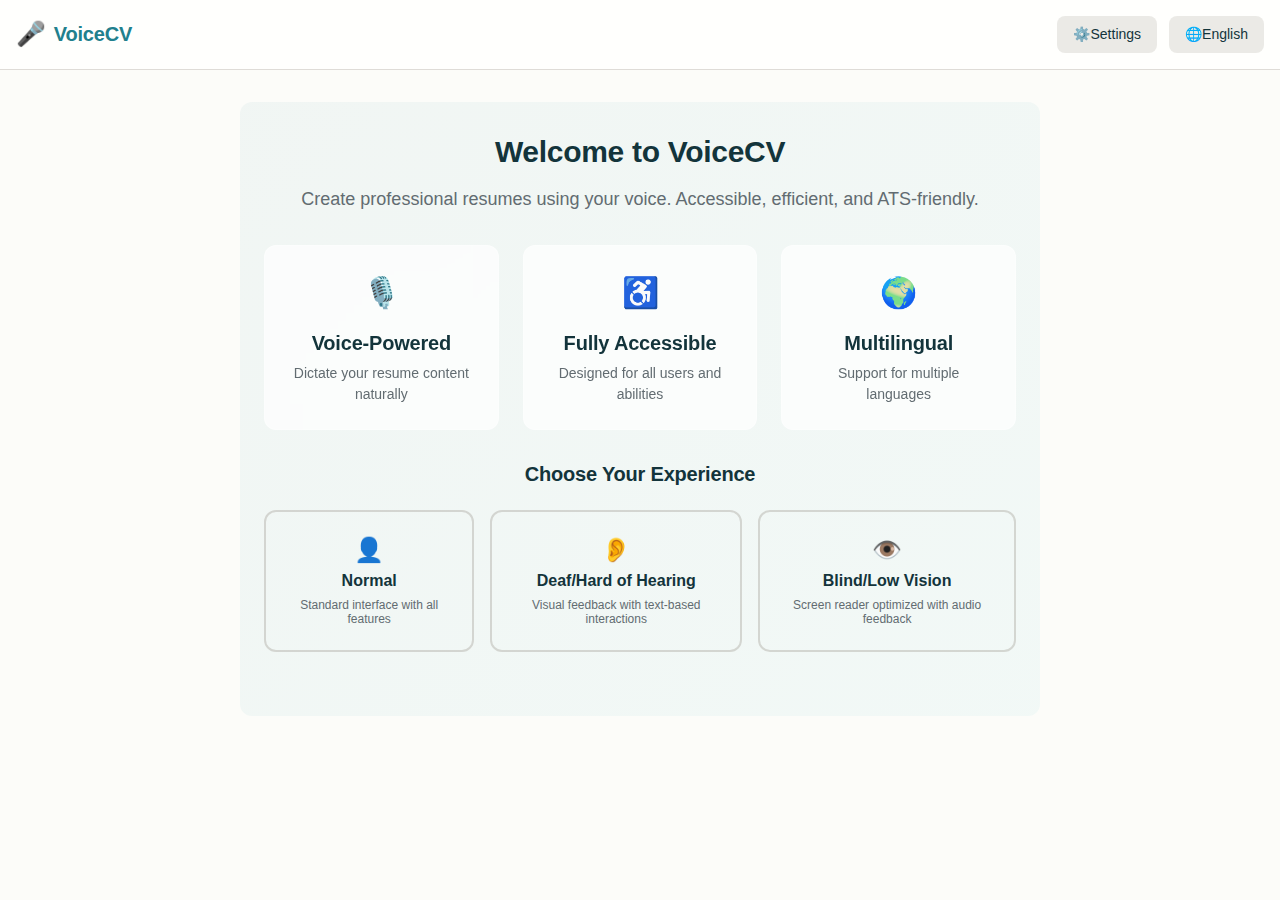
<file: index.html>
<!DOCTYPE html>
<html lang="en">
<head>
    <meta charset="UTF-8">
    <meta name="viewport" content="width=device-width, initial-scale=1.0">
    <title>VoiceCV - Voice-Activated Resume Builder</title>
    <link rel="stylesheet" href="style.css">
</head>
<body>
    <!-- Skip Navigation Links -->
    <a href="#main-content" class="sr-only focus:not-sr-only">Skip to main content</a>
    
    <!-- Header -->
    <header class="app-header" role="banner">
        <div class="container">
            <div class="header-content">
                <h1 class="logo">
                    <span class="logo-icon" aria-hidden="true">🎤</span>
                    VoiceCV
                </h1>
                <nav class="nav-menu" role="navigation" aria-label="Main navigation">
                    <button class="btn btn--secondary" id="settingsBtn" aria-label="Settings">
                        <span aria-hidden="true">⚙️</span> Settings
                    </button>
                    <button class="btn btn--secondary" id="languageBtn" aria-label="Language selection">
                        <span aria-hidden="true">🌐</span> <span id="currentLanguage">English</span>
                    </button>
                </nav>
            </div>
        </div>
    </header>

    <!-- Main Content -->
    <main id="main-content" class="main-content" role="main">
        
        <!-- Welcome Screen -->
        <section id="welcomeScreen" class="screen active" aria-labelledby="welcome-title">
            <div class="container">
                <div class="welcome-content">
                    <div class="hero-section">
                        <h1 id="welcome-title">Welcome to VoiceCV</h1>
                        <p class="hero-subtitle">Create professional resumes using your voice. Accessible, efficient, and ATS-friendly.</p>
                        
                        <div class="features-grid">
                            <div class="feature-card">
                                <span class="feature-icon" aria-hidden="true">🎙️</span>
                                <h3>Voice-Powered</h3>
                                <p>Dictate your resume content naturally</p>
                            </div>
                            <div class="feature-card">
                                <span class="feature-icon" aria-hidden="true">♿</span>
                                <h3>Fully Accessible</h3>
                                <p>Designed for all users and abilities</p>
                            </div>
                            <div class="feature-card">
                                <span class="feature-icon" aria-hidden="true">🌍</span>
                                <h3>Multilingual</h3>
                                <p>Support for multiple languages</p>
                            </div>
                        </div>

                        <div class="accessibility-selection">
                            <h2>Choose Your Experience</h2>
                            <div class="accessibility-modes">
                                <button class="accessibility-btn" data-mode="normal" aria-describedby="normal-desc">
                                    <span class="mode-icon" aria-hidden="true">👤</span>
                                    <span class="mode-name">Normal</span>
                                    <span id="normal-desc" class="mode-desc">Standard interface with all features</span>
                                </button>
                                <button class="accessibility-btn" data-mode="deaf" aria-describedby="deaf-desc">
                                    <span class="mode-icon" aria-hidden="true">👂</span>
                                    <span class="mode-name">Deaf/Hard of Hearing</span>
                                    <span id="deaf-desc" class="mode-desc">Visual feedback with text-based interactions</span>
                                </button>
                                <button class="accessibility-btn" data-mode="blind" aria-describedby="blind-desc">
                                    <span class="mode-icon" aria-hidden="true">👁️</span>
                                    <span class="mode-name">Blind/Low Vision</span>
                                    <span id="blind-desc" class="mode-desc">Screen reader optimized with audio feedback</span>
                                </button>
                            </div>
                        </div>
                    </div>
                </div>
            </div>
        </section>

        <!-- Auth Screen -->
        <section id="authScreen" class="screen" aria-labelledby="auth-title">
            <div class="container">
                <div class="auth-content">
                    <h1 id="auth-title">Sign In or Create Account</h1>
                    
                    <div class="auth-tabs">
                        <button class="auth-tab active" data-tab="signin" aria-controls="signin-form">Sign In</button>
                        <button class="auth-tab" data-tab="signup" aria-controls="signup-form">Create Account</button>
                    </div>

                    <form id="signin-form" class="auth-form active" role="form" aria-labelledby="signin-title">
                        <h2 id="signin-title" class="sr-only">Sign In Form</h2>
                        <div class="form-group">
                            <label for="signin-email" class="form-label">Email Address</label>
                            <input type="email" id="signin-email" name="email" class="form-control" required aria-describedby="signin-email-help">
                            <small id="signin-email-help" class="form-help">Enter your registered email address</small>
                        </div>
                        <div class="form-group">
                            <label for="signin-password" class="form-label">Password</label>
                            <input type="password" id="signin-password" name="password" class="form-control" required>
                        </div>
                        <button type="submit" class="btn btn--primary btn--full-width">Sign In</button>
                    </form>

                    <form id="signup-form" class="auth-form" role="form" aria-labelledby="signup-title" style="display: none;">
                        <h2 id="signup-title" class="sr-only">Create Account Form</h2>
                        <div class="form-group">
                            <label for="signup-name" class="form-label">Full Name</label>
                            <input type="text" id="signup-name" name="name" class="form-control" required aria-describedby="signup-name-help">
                            <small id="signup-name-help" class="form-help">Enter your full name</small>
                        </div>
                        <div class="form-group">
                            <label for="signup-email" class="form-label">Email Address</label>
                            <input type="email" id="signup-email" name="email" class="form-control" required aria-describedby="signup-email-help">
                            <small id="signup-email-help" class="form-help">Enter a valid email address</small>
                        </div>
                        <div class="form-group">
                            <label for="signup-password" class="form-label">Password</label>
                            <input type="password" id="signup-password" name="password" class="form-control" required aria-describedby="signup-password-help">
                            <small id="signup-password-help" class="form-help">Password must be at least 6 characters</small>
                        </div>
                        <button type="submit" class="btn btn--primary btn--full-width">Create Account</button>
                    </form>
                </div>
            </div>
        </section>

        <!-- Template Selection Screen -->
        <section id="templateScreen" class="screen" aria-labelledby="template-title">
            <div class="container">
                <div class="template-content">
                    <h1 id="template-title">Choose Your Resume Template</h1>
                    <p>Select a professional template that best suits your industry and role.</p>
                    
                    <div class="templates-grid" role="radiogroup" aria-labelledby="template-title">
                        <div class="template-card" role="radio" aria-checked="false" tabindex="0" data-template="classic">
                            <div class="template-preview">
                                <div class="template-mock classic-mock">
                                    <div class="mock-header"></div>
                                    <div class="mock-content">
                                        <div class="mock-line"></div>
                                        <div class="mock-line short"></div>
                                        <div class="mock-line"></div>
                                    </div>
                                </div>
                            </div>
                            <div class="template-info">
                                <h3>Classic Professional</h3>
                                <p>Clean, traditional format perfect for corporate roles</p>
                                <ul class="template-features">
                                    <li>Single column</li>
                                    <li>Traditional sections</li>
                                    <li>Professional fonts</li>
                                </ul>
                            </div>
                        </div>

                        <div class="template-card" role="radio" aria-checked="false" tabindex="0" data-template="modern">
                            <div class="template-preview">
                                <div class="template-mock modern-mock">
                                    <div class="mock-header-left"></div>
                                    <div class="mock-sidebar"></div>
                                    <div class="mock-content">
                                        <div class="mock-line"></div>
                                        <div class="mock-line"></div>
                                        <div class="mock-line short"></div>
                                    </div>
                                </div>
                            </div>
                            <div class="template-info">
                                <h3>Modern Executive</h3>
                                <p>Contemporary design with subtle accents for leadership roles</p>
                                <ul class="template-features">
                                    <li>Two column layout</li>
                                    <li>Visual hierarchy</li>
                                    <li>Modern typography</li>
                                </ul>
                            </div>
                        </div>

                        <div class="template-card" role="radio" aria-checked="false" tabindex="0" data-template="simple">
                            <div class="template-preview">
                                <div class="template-mock simple-mock">
                                    <div class="mock-header-simple"></div>
                                    <div class="mock-content">
                                        <div class="mock-line full"></div>
                                        <div class="mock-line full"></div>
                                        <div class="mock-line full"></div>
                                        <div class="mock-line medium"></div>
                                    </div>
                                </div>
                            </div>
                            <div class="template-info">
                                <h3>Simple ATS</h3>
                                <p>Minimalist design optimized for applicant tracking systems</p>
                                <ul class="template-features">
                                    <li>ATS-friendly</li>
                                    <li>Simple formatting</li>
                                    <li>High readability</li>
                                </ul>
                            </div>
                        </div>
                    </div>

                    <div class="template-actions">
                        <button class="btn btn--primary" id="continueWithTemplate" disabled>Continue with Selected Template</button>
                    </div>
                </div>
            </div>
        </section>

        <!-- Voice Input Screen -->
        <section id="voiceScreen" class="screen" aria-labelledby="voice-title">
            <div class="container">
                <div class="voice-content">
                    <h1 id="voice-title">Build Your Resume</h1>
                    
                    <div class="progress-indicator" role="progressbar" aria-valuenow="1" aria-valuemin="0" aria-valuemax="5">
                        <div class="progress-bar"></div>
                        <div class="progress-text">
                            <span id="currentStep">Contact Information</span> 
                            <span id="stepCounter">(1 of 5)</span>
                        </div>
                    </div>

                    <div class="section-content">
                        <div class="section-header">
                            <h2 id="sectionTitle">Contact Information</h2>
                            <p id="sectionDescription">Provide your basic contact details</p>
                        </div>

                        <div class="input-method-selector">
                            <button class="method-btn active" data-method="voice" aria-pressed="true">
                                <span aria-hidden="true">🎤</span> Voice Input
                            </button>
                            <button class="method-btn" data-method="text" aria-pressed="false">
                                <span aria-hidden="true">⌨️</span> Text Input
                            </button>
                        </div>

                        <div class="voice-input-area">
                            <div class="voice-recorder">
                                <button class="record-btn" id="recordBtn" aria-label="Start recording">
                                    <span class="record-icon" aria-hidden="true">🎤</span>
                                    <span class="record-text">Click to Start Recording</span>
                                </button>
                                <div class="voice-status" id="voiceStatus" aria-live="polite"></div>
                            </div>

                            <div class="transcription-area">
                                <label for="transcription" class="form-label">Transcription / Manual Input</label>
                                <textarea id="transcription" class="form-control" rows="6" 
                                    placeholder="Your speech will appear here, or you can type directly..." 
                                    aria-describedby="transcription-help"></textarea>
                                <small id="transcription-help" class="form-help">You can edit the transcribed text or type directly</small>
                            </div>

                            <div class="voice-controls">
                                <button class="btn btn--secondary" id="clearBtn">Clear</button>
                                <button class="btn btn--primary" id="confirmSectionBtn">Confirm Section</button>
                            </div>
                        </div>

                        <div class="section-navigation">
                            <button class="btn btn--outline" id="prevSectionBtn" disabled>Previous Section</button>
                            <button class="btn btn--primary" id="nextSectionBtn">Next Section</button>
                        </div>
                    </div>
                </div>
            </div>
        </section>

        <!-- Review Screen -->
        <section id="reviewScreen" class="screen" aria-labelledby="review-title">
            <div class="container">
                <div class="review-content">
                    <h1 id="review-title">Review Your Resume</h1>
                    <p>Review and edit your resume before final export</p>

                    <div class="review-layout">
                        <div class="resume-preview">
                            <div class="preview-header">
                                <h2>Resume Preview</h2>
                                <button class="btn btn--secondary" id="editModeBtn">Edit Mode</button>
                            </div>
                            <div class="resume-content" id="resumePreview">
                                <!-- Resume content will be dynamically generated -->
                            </div>
                        </div>

                        <div class="review-actions">
                            <h3>Export Options</h3>
                            <div class="export-buttons">
                                <button class="btn btn--primary" id="exportPdfBtn">
                                    <span aria-hidden="true">📄</span> Export as PDF
                                </button>
                                <button class="btn btn--secondary" id="exportWordBtn">
                                    <span aria-hidden="true">📝</span> Export as Word
                                </button>
                            </div>

                            <h3>Additional Documents</h3>
                            <div class="document-upload">
                                <input type="file" id="documentUpload" class="sr-only" multiple 
                                    accept=".pdf,.doc,.docx,.txt" aria-describedby="upload-help">
                                <label for="documentUpload" class="btn btn--outline">
                                    <span aria-hidden="true">📎</span> Upload Documents
                                </label>
                                <small id="upload-help" class="form-help">Upload cover letters, certificates, or other supporting documents</small>
                            </div>

                            <div class="uploaded-documents" id="uploadedDocuments">
                                <!-- Uploaded documents will appear here -->
                            </div>
                        </div>
                    </div>
                </div>
            </div>
        </section>

        <!-- Settings Modal -->
        <div id="settingsModal" class="modal hidden" role="dialog" aria-labelledby="settings-modal-title" aria-hidden="true">
            <div class="modal-backdrop"></div>
            <div class="modal-content">
                <div class="modal-header">
                    <h2 id="settings-modal-title">Settings</h2>
                    <button class="modal-close" aria-label="Close settings">×</button>
                </div>
                <div class="modal-body">
                    <div class="settings-section">
                        <h3>Accessibility</h3>
                        <div class="form-group">
                            <label for="accessibilityMode" class="form-label">Accessibility Mode</label>
                            <select id="accessibilityMode" class="form-control">
                                <option value="normal">Normal</option>
                                <option value="deaf">Deaf/Hard of Hearing</option>
                                <option value="blind">Blind/Low Vision</option>
                            </select>
                        </div>
                        <div class="form-group">
                            <label class="form-label">
                                <input type="checkbox" id="highContrast"> High Contrast Mode
                            </label>
                        </div>
                    </div>

                    <div class="settings-section">
                        <h3>Voice Settings</h3>
                        <div class="form-group">
                            <label for="voiceLanguage" class="form-label">Voice Recognition Language</label>
                            <select id="voiceLanguage" class="form-control">
                                <option value="en-US">English (US)</option>
                                <option value="en-GB">English (UK)</option>
                                <option value="es-ES">Spanish</option>
                                <option value="fr-FR">French</option>
                                <option value="de-DE">German</option>
                                <option value="hi-IN">Hindi</option>
                            </select>
                        </div>
                    </div>

                    <div class="settings-section">
                        <h3>Account</h3>
                        <div class="form-group">
                            <button class="btn btn--outline" id="logoutBtn">Sign Out</button>
                        </div>
                    </div>
                </div>
            </div>
        </div>

        <!-- Language Selection Modal -->
        <div id="languageModal" class="modal hidden" role="dialog" aria-labelledby="language-modal-title" aria-hidden="true">
            <div class="modal-backdrop"></div>
            <div class="modal-content">
                <div class="modal-header">
                    <h2 id="language-modal-title">Select Language</h2>
                    <button class="modal-close" aria-label="Close language selection">×</button>
                </div>
                <div class="modal-body">
                    <div class="language-options">
                        <div class="language-option" data-lang="en-US">
                            <span class="language-flag" aria-hidden="true">🇺🇸</span>
                            <span class="language-name">English (US)</span>
                        </div>
                        <div class="language-option" data-lang="en-GB">
                            <span class="language-flag" aria-hidden="true">🇬🇧</span>
                            <span class="language-name">English (UK)</span>
                        </div>
                        <div class="language-option" data-lang="es-ES">
                            <span class="language-flag" aria-hidden="true">🇪🇸</span>
                            <span class="language-name">Spanish</span>
                        </div>
                        <div class="language-option" data-lang="fr-FR">
                            <span class="language-flag" aria-hidden="true">🇫🇷</span>
                            <span class="language-name">French</span>
                        </div>
                        <div class="language-option" data-lang="de-DE">
                            <span class="language-flag" aria-hidden="true">🇩🇪</span>
                            <span class="language-name">German</span>
                        </div>
                        <div class="language-option" data-lang="hi-IN">
                            <span class="language-flag" aria-hidden="true">🇮🇳</span>
                            <span class="language-name">Hindi</span>
                        </div>
                    </div>
                </div>
            </div>
        </div>
    </main>

    <!-- Status Messages -->
    <div id="statusMessages" class="status-messages" aria-live="polite" aria-atomic="true">
        <!-- Dynamic status messages will appear here -->
    </div>

    <!-- Loading Overlay -->
    <div id="loadingOverlay" class="loading-overlay hidden" aria-hidden="true">
        <div class="loading-spinner">
            <div class="spinner"></div>
            <p>Processing...</p>
        </div>
    </div>

    <script src="app.js"></script>
</body>
</html>
</file>
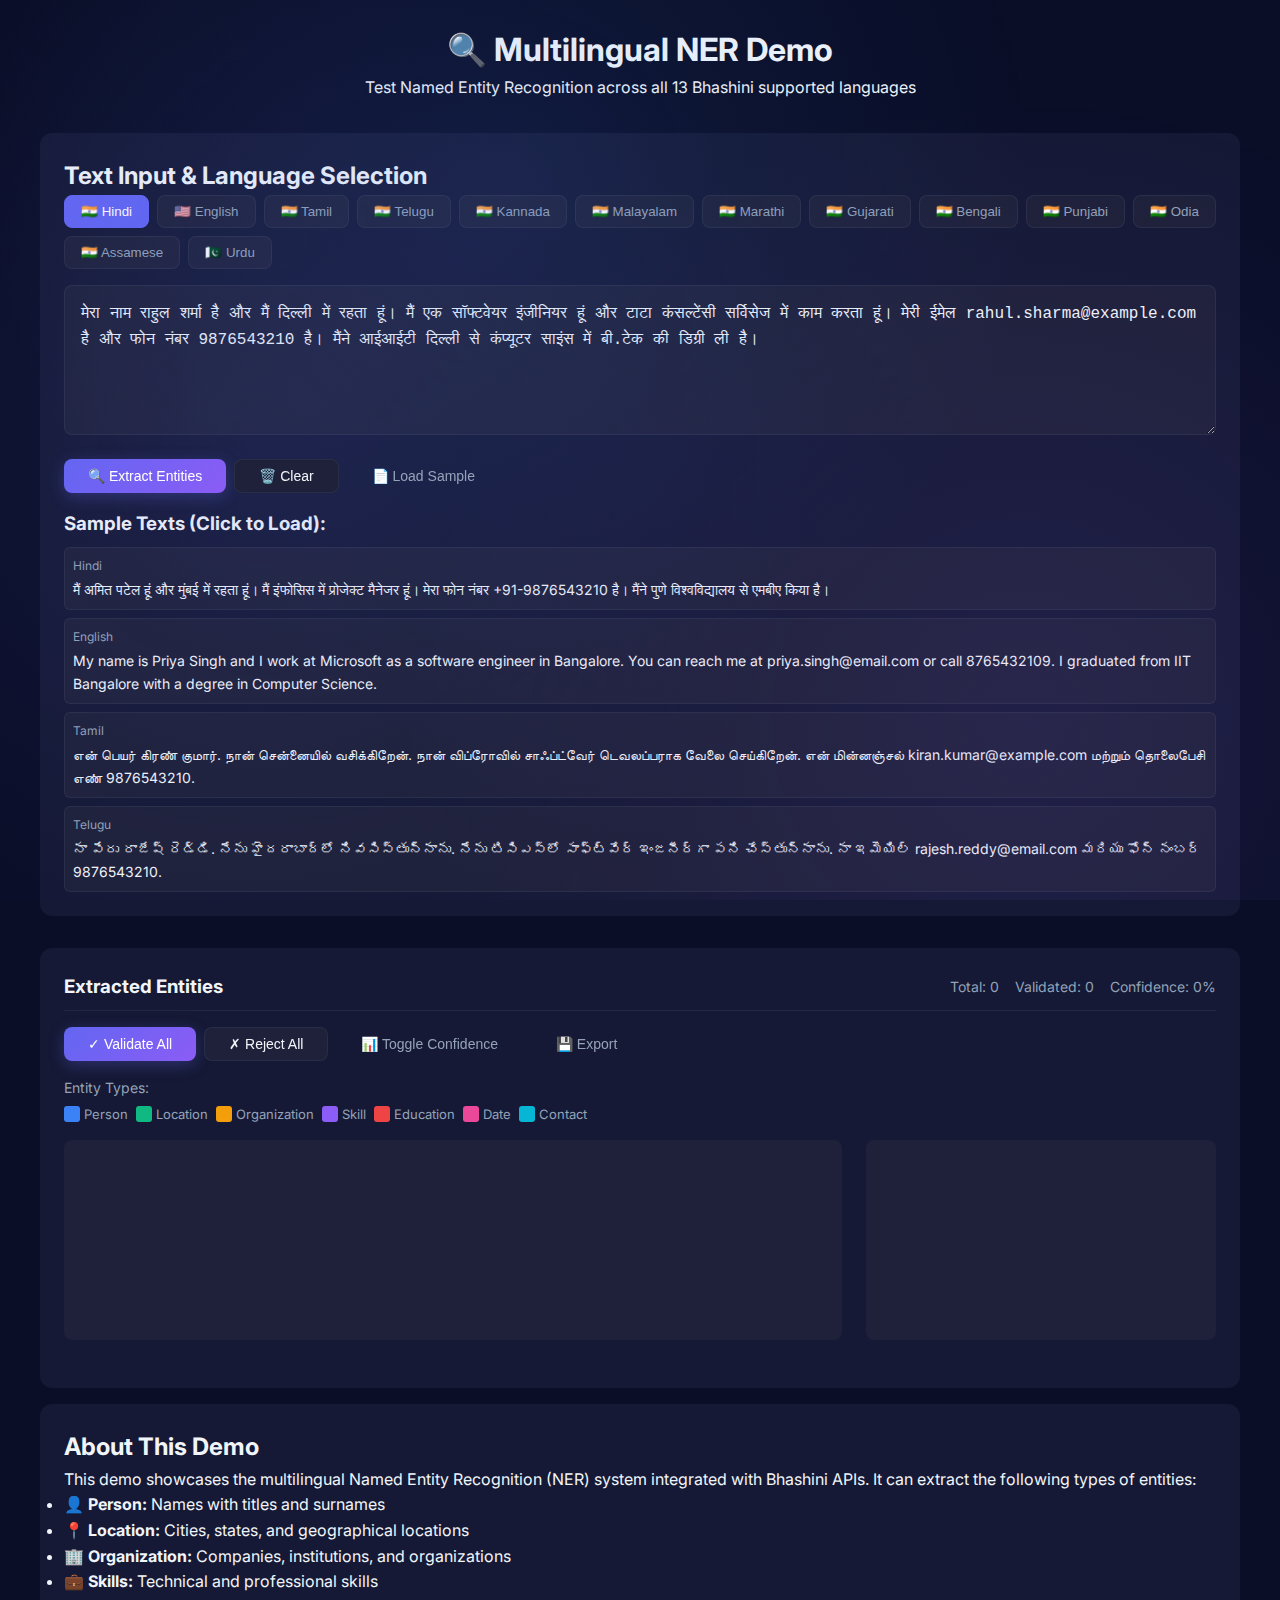
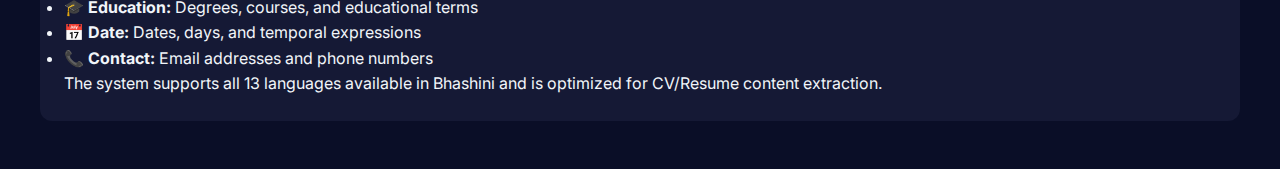
<file: ner-demo.html>
<!DOCTYPE html>
<html lang="en" data-theme="dark">
<head>
    <meta charset="UTF-8">
    <meta name="viewport" content="width=device-width, initial-scale=1.0">
    <title>Multilingual NER Demo - S4CV</title>
    
    <!-- Styles -->
    <link rel="stylesheet" href="dark-theme.css">
    <link href="https://fonts.googleapis.com/css2?family=Inter:wght@300;400;500;600;700&display=swap" rel="stylesheet">
    
    <style>
        body {
            font-family: 'Inter', sans-serif;
            background: var(--dark-bg-primary);
            color: var(--text-primary);
            margin: 0;
            padding: var(--spacing-lg);
        }
        
        .demo-container {
            max-width: 1200px;
            margin: 0 auto;
        }
        
        .demo-header {
            text-align: center;
            margin-bottom: var(--spacing-xl);
        }
        
        .demo-section {
            background: var(--dark-bg-secondary);
            border-radius: var(--radius-lg);
            padding: var(--spacing-lg);
            margin-bottom: var(--spacing-lg);
        }
        
        .text-input-section {
            margin-bottom: var(--spacing-xl);
        }
        
        .language-selector {
            display: flex;
            gap: var(--spacing-sm);
            margin-bottom: var(--spacing-md);
            flex-wrap: wrap;
        }
        
        .lang-btn {
            padding: var(--spacing-sm) var(--spacing-md);
            border: 1px solid var(--border-primary);
            background: var(--dark-bg-tertiary);
            color: var(--text-secondary);
            border-radius: var(--radius-md);
            cursor: pointer;
            transition: all 0.2s ease;
        }
        
        .lang-btn.active {
            background: var(--accent-primary);
            color: white;
            border-color: var(--accent-primary);
        }
        
        .text-area {
            width: 100%;
            min-height: 150px;
            padding: var(--spacing-md);
            background: var(--dark-bg-tertiary);
            border: 1px solid var(--border-primary);
            border-radius: var(--radius-md);
            color: var(--text-primary);
            font-size: 1rem;
            line-height: 1.6;
            resize: vertical;
            box-sizing: border-box;
        }
        
        .demo-controls {
            display: flex;
            gap: var(--spacing-sm);
            margin-top: var(--spacing-md);
            flex-wrap: wrap;
        }
        
        .sample-texts {
            display: grid;
            gap: var(--spacing-sm);
            margin-top: var(--spacing-md);
        }
        
        .sample-text {
            padding: var(--spacing-sm);
            background: var(--dark-bg-tertiary);
            border-radius: var(--radius-sm);
            cursor: pointer;
            transition: background 0.2s ease;
            border: 1px solid var(--border-primary);
        }
        
        .sample-text:hover {
            background: rgba(59, 130, 246, 0.1);
            border-color: var(--accent-primary);
        }
        
        .sample-lang {
            font-size: 0.75rem;
            color: var(--text-secondary);
            margin-bottom: var(--spacing-xs);
        }
        
        .sample-content {
            color: var(--text-primary);
            font-size: 0.875rem;
        }
    </style>
</head>
<body>
    <div class="demo-container">
        <div class="demo-header">
            <h1>🔍 Multilingual NER Demo</h1>
            <p>Test Named Entity Recognition across all 13 Bhashini supported languages</p>
        </div>
        
        <div class="demo-section text-input-section">
            <h2>Text Input & Language Selection</h2>
            
            <div class="language-selector">
                <button class="lang-btn active" onclick="selectLanguage('hi')" data-lang="hi">🇮🇳 Hindi</button>
                <button class="lang-btn" onclick="selectLanguage('en')" data-lang="en">🇺🇸 English</button>
                <button class="lang-btn" onclick="selectLanguage('ta')" data-lang="ta">🇮🇳 Tamil</button>
                <button class="lang-btn" onclick="selectLanguage('te')" data-lang="te">🇮🇳 Telugu</button>
                <button class="lang-btn" onclick="selectLanguage('kn')" data-lang="kn">🇮🇳 Kannada</button>
                <button class="lang-btn" onclick="selectLanguage('ml')" data-lang="ml">🇮🇳 Malayalam</button>
                <button class="lang-btn" onclick="selectLanguage('mr')" data-lang="mr">🇮🇳 Marathi</button>
                <button class="lang-btn" onclick="selectLanguage('gu')" data-lang="gu">🇮🇳 Gujarati</button>
                <button class="lang-btn" onclick="selectLanguage('bn')" data-lang="bn">🇮🇳 Bengali</button>
                <button class="lang-btn" onclick="selectLanguage('pa')" data-lang="pa">🇮🇳 Punjabi</button>
                <button class="lang-btn" onclick="selectLanguage('or')" data-lang="or">🇮🇳 Odia</button>
                <button class="lang-btn" onclick="selectLanguage('as')" data-lang="as">🇮🇳 Assamese</button>
                <button class="lang-btn" onclick="selectLanguage('ur')" data-lang="ur">🇵🇰 Urdu</button>
            </div>
            
            <textarea 
                id="inputText" 
                class="text-area" 
                placeholder="Enter text for entity extraction...">मेरा नाम राहुल शर्मा है और मैं दिल्ली में रहता हूं। मैं एक सॉफ्टवेयर इंजीनियर हूं और टाटा कंसल्टेंसी सर्विसेज में काम करता हूं। मेरी ईमेल rahul.sharma@example.com है और फोन नंबर 9876543210 है। मैंने आईआईटी दिल्ली से कंप्यूटर साइंस में बी.टेक की डिग्री ली है।</textarea>
            
            <div class="demo-controls">
                <button class="btn btn-primary" onclick="extractEntities()">
                    🔍 Extract Entities
                </button>
                <button class="btn btn-secondary" onclick="clearText()">
                    🗑️ Clear
                </button>
                <button class="btn btn-ghost" onclick="loadSampleText()">
                    📄 Load Sample
                </button>
            </div>
            
            <div class="sample-texts">
                <h3>Sample Texts (Click to Load):</h3>
                <div class="sample-text" onclick="loadSpecificSample('hi', this.querySelector('.sample-content').textContent)">
                    <div class="sample-lang">Hindi</div>
                    <div class="sample-content">मैं अमित पटेल हूं और मुंबई में रहता हूं। मैं इंफोसिस में प्रोजेक्ट मैनेजर हूं। मेरा फोन नंबर +91-9876543210 है। मैंने पुणे विश्वविद्यालय से एमबीए किया है।</div>
                </div>
                <div class="sample-text" onclick="loadSpecificSample('en', this.querySelector('.sample-content').textContent)">
                    <div class="sample-lang">English</div>
                    <div class="sample-content">My name is Priya Singh and I work at Microsoft as a software engineer in Bangalore. You can reach me at priya.singh@email.com or call 8765432109. I graduated from IIT Bangalore with a degree in Computer Science.</div>
                </div>
                <div class="sample-text" onclick="loadSpecificSample('ta', this.querySelector('.sample-content').textContent)">
                    <div class="sample-lang">Tamil</div>
                    <div class="sample-content">என் பெயர் கிரண் குமார். நான் சென்னையில் வசிக்கிறேன். நான் விப்ரோவில் சாஃப்ட்வேர் டெவலப்பராக வேலை செய்கிறேன். என் மின்னஞ்சல் kiran.kumar@example.com மற்றும் தொலைபேசி எண் 9876543210.</div>
                </div>
                <div class="sample-text" onclick="loadSpecificSample('te', this.querySelector('.sample-content').textContent)">
                    <div class="sample-lang">Telugu</div>
                    <div class="sample-content">నా పేరు రాజేష్ రెడ్డి. నేను హైదరాబాద్‌లో నివసిస్తున్నాను. నేను టిసిఎస్‌లో సాఫ్ట్‌వేర్ ఇంజనీర్‌గా పని చేస్తున్నాను. నా ఇమెయిల్ rajesh.reddy@email.com మరియు ఫోన్ నంబర్ 9876543210.</div>
                </div>
            </div>
        </div>
        
        <!-- NER Visualization will be inserted here -->
        <div id="nerVisualization"></div>
        
        <div class="demo-section">
            <h2>About This Demo</h2>
            <p>This demo showcases the multilingual Named Entity Recognition (NER) system integrated with Bhashini APIs. It can extract the following types of entities:</p>
            <ul>
                <li><strong>👤 Person:</strong> Names with titles and surnames</li>
                <li><strong>📍 Location:</strong> Cities, states, and geographical locations</li>
                <li><strong>🏢 Organization:</strong> Companies, institutions, and organizations</li>
                <li><strong>💼 Skills:</strong> Technical and professional skills</li>
                <li><strong>🎓 Education:</strong> Degrees, courses, and educational terms</li>
                <li><strong>📅 Date:</strong> Dates, days, and temporal expressions</li>
                <li><strong>📞 Contact:</strong> Email addresses and phone numbers</li>
            </ul>
            <p>The system supports all 13 languages available in Bhashini and is optimized for CV/Resume content extraction.</p>
        </div>
    </div>
    
    <!-- Scripts -->
    <script src="multilingual-ner.js"></script>
    <script src="ner-ui-components.js"></script>
    
    <script>
        let currentLanguage = 'hi';
        let nerEngine = null;
        let nerUI = null;
        
        // Initialize NER components
        document.addEventListener('DOMContentLoaded', async () => {
            try {
                nerEngine = new MultilingualNEREngine();
                nerUI = new NERVisualizationUI('nerVisualization', {
                    showConfidence: true,
                    enableEditing: true,
                    enableValidation: true
                });
                
                // Setup callbacks
                nerUI.setCallbacks({
                    onValidationComplete: (result) => {
                        console.log('Validation completed:', result);
                        showToast('success', `Validation complete! ${result.validated.length} entities validated.`);
                    }
                });
                
                console.log('NER Demo initialized successfully');
            } catch (error) {
                console.error('Failed to initialize NER demo:', error);
                showToast('error', 'Failed to initialize NER components');
            }
        });
        
        function selectLanguage(lang) {
            currentLanguage = lang;
            
            // Update UI
            document.querySelectorAll('.lang-btn').forEach(btn => {
                btn.classList.remove('active');
            });
            document.querySelector(`[data-lang="${lang}"]`).classList.add('active');
            
            console.log('Language selected:', lang);
        }
        
        async function extractEntities() {
            const text = document.getElementById('inputText').value.trim();
            
            if (!text) {
                showToast('warning', 'Please enter some text first');
                return;
            }
            
            if (!nerEngine) {
                showToast('error', 'NER engine not initialized');
                return;
            }
            
            try {
                showToast('info', 'Extracting entities...');
                
                const entities = await nerEngine.extractEntities(text, currentLanguage);
                
                if (entities.length > 0) {
                    nerUI.displayEntities(entities, text);
                    showToast('success', `Found ${entities.length} entities!`);
                } else {
                    showToast('info', 'No entities found in the text');
                    nerUI.clear();
                }
            } catch (error) {
                console.error('Entity extraction failed:', error);
                showToast('error', 'Failed to extract entities');
            }
        }
        
        function clearText() {
            document.getElementById('inputText').value = '';
            if (nerUI) {
                nerUI.clear();
            }
            showToast('info', 'Text cleared');
        }
        
        function loadSampleText() {
            const samples = {
                'hi': 'मेरा नाम राहुल शर्मा है और मैं दिल्ली में रहता हूं। मैं एक सॉफ्टवेयर इंजीनियर हूं और टाटा कंसल्टेंसी सर्विसेज में काम करता हूं। मेरी ईमेल rahul.sharma@example.com है और फोन नंबर 9876543210 है। मैंने आईआईटी दिल्ली से कंप्यूटर साइंस में बी.टेक की डिग्री ली है।',
                'en': 'My name is John Smith and I work as a Data Scientist at Google in San Francisco. You can reach me at john.smith@gmail.com or call +1-555-123-4567. I have a PhD in Machine Learning from Stanford University and previously worked at Microsoft for 5 years.',
                'ta': 'என் பெயர் அருண் குமார். நான் சென்னையில் வசிக்கிறேன் மற்றும் இன்ஃபோசிஸ் நிறுவனத்தில் மென்பொருள் பொறியாளராக பணிபுரிகிறேன். என் மின்னஞ்சல் முகவரி arun.kumar@infosys.com மற்றும் தொலைபேசி எண் 9876543210.',
                'te': 'నా పేరు వెంకట్ రెడ్డి. నేను హైదరాబాద్‌లో నివసిస్తున్నాను మరియు మైక్రోసాఫ్ట్‌లో సాఫ్ట్‌వేర్ డెవలపర్‌గా పని చేస్తున్నాను. నా ఇమెయిల్ venkat.reddy@microsoft.com మరియు ఫోన్ 8765432109.'
            };
            
            const sample = samples[currentLanguage] || samples['hi'];
            document.getElementById('inputText').value = sample;
            showToast('info', `Sample text loaded for ${currentLanguage}`);
        }
        
        function loadSpecificSample(lang, text) {
            selectLanguage(lang);
            document.getElementById('inputText').value = text;
            showToast('info', `Sample loaded for ${lang}`);
        }
        
        function showToast(type, message) {
            // Create toast if it doesn't exist
            let toastContainer = document.getElementById('toast-container');
            if (!toastContainer) {
                toastContainer = document.createElement('div');
                toastContainer.id = 'toast-container';
                toastContainer.style.cssText = `
                    position: fixed;
                    top: 20px;
                    right: 20px;
                    z-index: 10000;
                    display: flex;
                    flex-direction: column;
                    gap: 10px;
                `;
                document.body.appendChild(toastContainer);
            }
            
            const toast = document.createElement('div');
            toast.style.cssText = `
                padding: 12px 16px;
                border-radius: 8px;
                color: white;
                font-size: 14px;
                max-width: 300px;
                opacity: 0;
                transform: translateX(100%);
                transition: all 0.3s ease;
                cursor: pointer;
            `;
            
            const colors = {
                success: '#10B981',
                error: '#EF4444',
                warning: '#F59E0B',
                info: '#3B82F6'
            };
            
            toast.style.backgroundColor = colors[type] || colors.info;
            toast.textContent = message;
            
            toast.onclick = () => toast.remove();
            
            toastContainer.appendChild(toast);
            
            // Animate in
            setTimeout(() => {
                toast.style.opacity = '1';
                toast.style.transform = 'translateX(0)';
            }, 10);
            
            // Auto remove after 5 seconds
            setTimeout(() => {
                toast.style.opacity = '0';
                toast.style.transform = 'translateX(100%)';
                setTimeout(() => toast.remove(), 300);
            }, 5000);
        }
    </script>
</body>
</html>
</file>
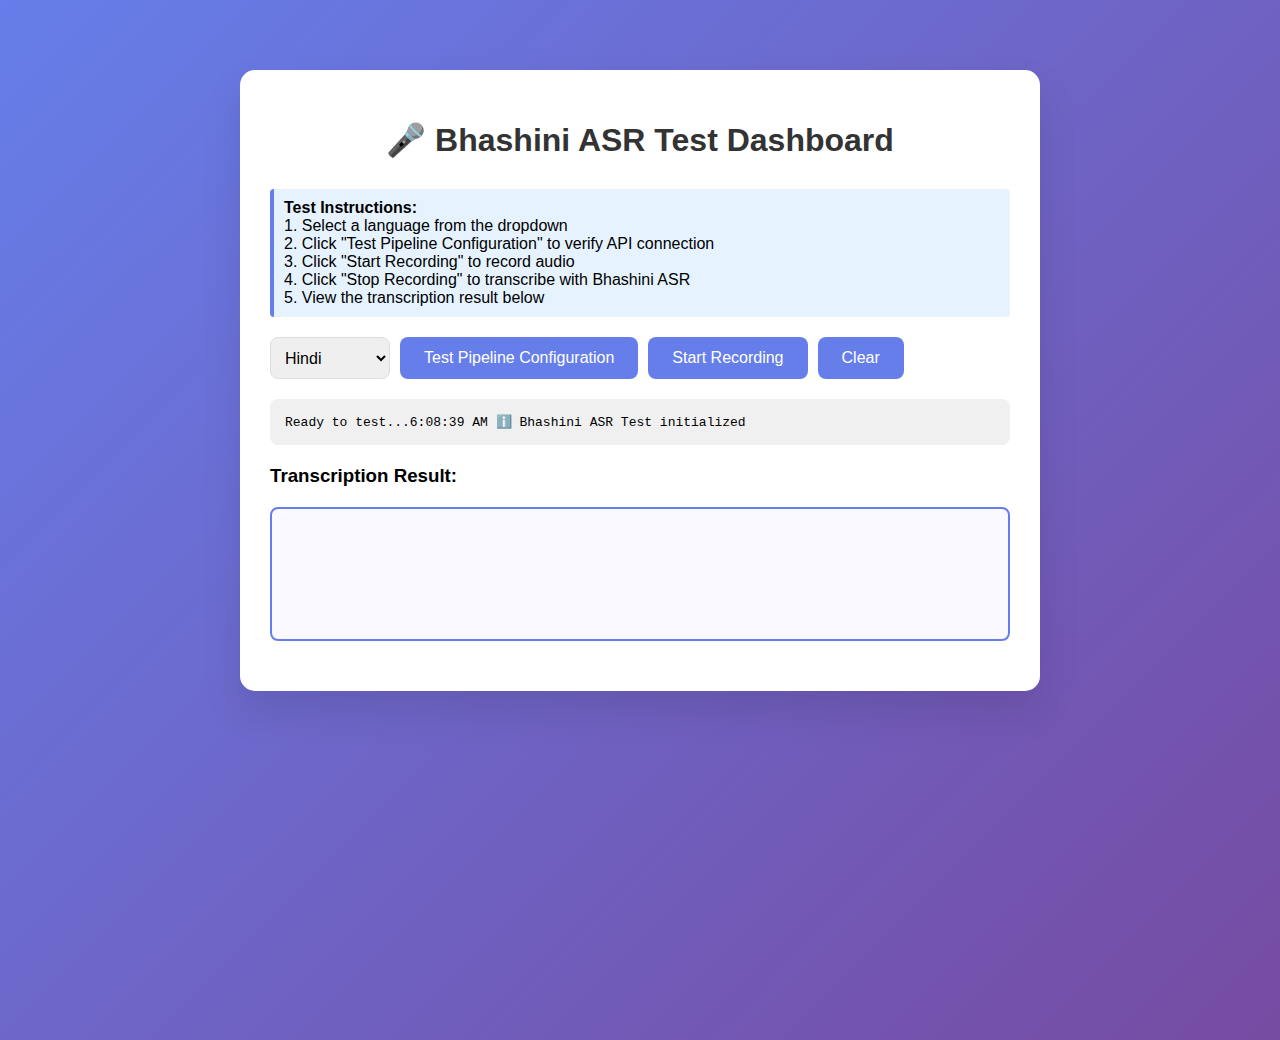
<file: test-bhashini.html>
<!DOCTYPE html>
<html lang="en">
<head>
    <meta charset="UTF-8">
    <meta name="viewport" content="width=device-width, initial-scale=1.0">
    <title>Bhashini ASR Integration Test</title>
    <style>
        body {
            font-family: -apple-system, BlinkMacSystemFont, 'Segoe UI', Roboto, sans-serif;
            max-width: 800px;
            margin: 50px auto;
            padding: 20px;
            background: linear-gradient(135deg, #667eea 0%, #764ba2 100%);
            min-height: 100vh;
        }
        .container {
            background: white;
            padding: 30px;
            border-radius: 15px;
            box-shadow: 0 20px 40px rgba(0,0,0,0.1);
        }
        h1 {
            color: #333;
            margin-bottom: 30px;
            text-align: center;
        }
        .status {
            padding: 15px;
            margin: 20px 0;
            border-radius: 8px;
            background: #f0f0f0;
            font-family: monospace;
            white-space: pre-wrap;
            max-height: 200px;
            overflow-y: auto;
        }
        .controls {
            display: flex;
            gap: 10px;
            margin: 20px 0;
            flex-wrap: wrap;
        }
        button {
            padding: 12px 24px;
            border: none;
            border-radius: 8px;
            background: #667eea;
            color: white;
            font-size: 16px;
            cursor: pointer;
            transition: all 0.3s;
        }
        button:hover {
            background: #5a67d8;
            transform: translateY(-2px);
        }
        button:disabled {
            opacity: 0.5;
            cursor: not-allowed;
        }
        button.recording {
            background: #f56565;
            animation: pulse 1.5s infinite;
        }
        @keyframes pulse {
            0% { transform: scale(1); }
            50% { transform: scale(1.05); }
            100% { transform: scale(1); }
        }
        select {
            padding: 10px;
            border: 1px solid #ddd;
            border-radius: 8px;
            font-size: 16px;
        }
        .transcription {
            padding: 15px;
            margin: 20px 0;
            border: 2px solid #667eea;
            border-radius: 8px;
            min-height: 100px;
            background: #f9f9ff;
        }
        .info {
            padding: 10px;
            background: #e6f3ff;
            border-left: 4px solid #667eea;
            margin: 20px 0;
            border-radius: 4px;
        }
        .success { background: #d4edda; border-color: #28a745; }
        .error { background: #f8d7da; border-color: #dc3545; }
        .warning { background: #fff3cd; border-color: #ffc107; }
    </style>
</head>
<body>
    <div class="container">
        <h1>🎤 Bhashini ASR Test Dashboard</h1>
        
        <div class="info">
            <strong>Test Instructions:</strong><br>
            1. Select a language from the dropdown<br>
            2. Click "Test Pipeline Configuration" to verify API connection<br>
            3. Click "Start Recording" to record audio<br>
            4. Click "Stop Recording" to transcribe with Bhashini ASR<br>
            5. View the transcription result below
        </div>

        <div class="controls">
            <select id="language">
                <option value="hi">Hindi</option>
                <option value="en">English</option>
                <option value="ta">Tamil</option>
                <option value="te">Telugu</option>
                <option value="kn">Kannada</option>
                <option value="ml">Malayalam</option>
                <option value="mr">Marathi</option>
                <option value="gu">Gujarati</option>
                <option value="bn">Bengali</option>
                <option value="pa">Punjabi</option>
            </select>
            <button id="testPipeline">Test Pipeline Configuration</button>
            <button id="recordBtn">Start Recording</button>
            <button id="clearBtn">Clear</button>
        </div>

        <div class="status" id="status">Ready to test...</div>
        
        <h3>Transcription Result:</h3>
        <div class="transcription" id="transcription"></div>
    </div>

    <script src="bhashini-service.js"></script>
    <script src="audio-utils.js"></script>
    <script>
        // Test implementation
        class BhashiniTester {
            constructor() {
                this.bhashiniService = new BhashiniService();
                this.mediaRecorder = null;
                this.audioChunks = [];
                this.audioStream = null;
                this.isRecording = false;
                
                this.setupEventListeners();
                this.log('Bhashini ASR Test initialized');
            }
            
            setupEventListeners() {
                document.getElementById('testPipeline').addEventListener('click', () => this.testPipeline());
                document.getElementById('recordBtn').addEventListener('click', () => this.toggleRecording());
                document.getElementById('clearBtn').addEventListener('click', () => this.clear());
                document.getElementById('language').addEventListener('change', (e) => {
                    this.log(`Language changed to: ${e.target.value}`);
                });
            }
            
            log(message, type = 'info') {
                const status = document.getElementById('status');
                const timestamp = new Date().toLocaleTimeString();
                const prefix = type === 'error' ? '❌' : type === 'success' ? '✅' : 'ℹ️';
                status.textContent += `${timestamp} ${prefix} ${message}\n`;
                status.scrollTop = status.scrollHeight;
                
                // Also log to console
                console.log(`[${type}] ${message}`);
            }
            
            async testPipeline() {
                const language = document.getElementById('language').value;
                this.log(`Testing pipeline configuration for ${language}...`);
                
                try {
                    const config = await this.bhashiniService.getPipelineConfig(language);
                    this.log(`✅ Pipeline configured successfully!`, 'success');
                    this.log(`Service ID: ${config.serviceId}`);
                    this.log(`Model ID: ${config.modelId}`);
                    this.log(`API Endpoint: ${config.callbackUrl}`);
                } catch (error) {
                    this.log(`Failed to configure pipeline: ${error.message}`, 'error');
                }
            }
            
            async toggleRecording() {
                const btn = document.getElementById('recordBtn');
                
                if (this.isRecording) {
                    await this.stopRecording();
                    btn.textContent = 'Start Recording';
                    btn.classList.remove('recording');
                } else {
                    await this.startRecording();
                    btn.textContent = 'Stop Recording';
                    btn.classList.add('recording');
                }
            }
            
            async startRecording() {
                try {
                    this.log('Requesting microphone access...');
                    
                    // Get microphone access
                    this.audioStream = await navigator.mediaDevices.getUserMedia({ 
                        audio: {
                            echoCancellation: true,
                            noiseSuppression: true
                        } 
                    });
                    
                    this.audioChunks = [];
                    const mimeType = AudioUtils.getBestMimeType();
                    
                    this.log(`Using MIME type: ${mimeType}`);
                    
                    // Create MediaRecorder
                    this.mediaRecorder = new MediaRecorder(this.audioStream, {
                        mimeType: mimeType,
                        audioBitsPerSecond: 128000
                    });
                    
                    this.mediaRecorder.ondataavailable = (event) => {
                        if (event.data.size > 0) {
                            this.audioChunks.push(event.data);
                        }
                    };
                    
                    this.mediaRecorder.onstop = async () => {
                        const audioBlob = new Blob(this.audioChunks, { type: mimeType });
                        await this.processAudio(audioBlob);
                    };
                    
                    this.mediaRecorder.start();
                    this.isRecording = true;
                    this.log('🔴 Recording started...', 'success');
                    
                } catch (error) {
                    this.log(`Failed to start recording: ${error.message}`, 'error');
                }
            }
            
            async stopRecording() {
                if (this.mediaRecorder && this.mediaRecorder.state !== 'inactive') {
                    this.mediaRecorder.stop();
                }
                
                if (this.audioStream) {
                    this.audioStream.getTracks().forEach(track => track.stop());
                    this.audioStream = null;
                }
                
                this.isRecording = false;
                this.log('⏹️ Recording stopped');
            }
            
            async processAudio(audioBlob) {
                const language = document.getElementById('language').value;
                
                try {
                    this.log('Converting audio to WAV format...');
                    const wavBlob = await AudioUtils.convertToWav(audioBlob);
                    
                    const duration = await AudioUtils.getAudioDuration(wavBlob);
                    this.log(`Audio duration: ${duration.toFixed(2)} seconds`);
                    
                    this.log('Converting to base64...');
                    const audioBase64 = await AudioUtils.blobToBase64(wavBlob);
                    this.log(`Base64 size: ${(audioBase64.length / 1024).toFixed(2)} KB`);
                    
                    this.log(`Sending to Bhashini ASR (${language})...`);
                    const transcription = await this.bhashiniService.transcribeAudio(language, audioBase64);
                    
                    this.log('✅ Transcription successful!', 'success');
                    
                    // Display transcription
                    document.getElementById('transcription').textContent = transcription || '(No transcription received)';
                    
                } catch (error) {
                    this.log(`Transcription failed: ${error.message}`, 'error');
                }
            }
            
            clear() {
                document.getElementById('status').textContent = 'Ready to test...\n';
                document.getElementById('transcription').textContent = '';
                this.log('Cleared');
            }
        }
        
        // Initialize tester when page loads
        window.addEventListener('DOMContentLoaded', () => {
            window.tester = new BhashiniTester();
        });
    </script>
</body>
</html>
</file>
<file: style.css>
:root {
  /* Primitive Color Tokens */
  --color-white: rgba(255, 255, 255, 1);
  --color-black: rgba(0, 0, 0, 1);
  --color-cream-50: rgba(252, 252, 249, 1);
  --color-cream-100: rgba(255, 255, 253, 1);
  --color-gray-200: rgba(245, 245, 245, 1);
  --color-gray-300: rgba(167, 169, 169, 1);
  --color-gray-400: rgba(119, 124, 124, 1);
  --color-slate-500: rgba(98, 108, 113, 1);
  --color-brown-600: rgba(94, 82, 64, 1);
  --color-charcoal-700: rgba(31, 33, 33, 1);
  --color-charcoal-800: rgba(38, 40, 40, 1);
  --color-slate-900: rgba(19, 52, 59, 1);
  --color-teal-300: rgba(50, 184, 198, 1);
  --color-teal-400: rgba(45, 166, 178, 1);
  --color-teal-500: rgba(33, 128, 141, 1);
  --color-teal-600: rgba(29, 116, 128, 1);
  --color-teal-700: rgba(26, 104, 115, 1);
  --color-teal-800: rgba(41, 150, 161, 1);
  --color-red-400: rgba(255, 84, 89, 1);
  --color-red-500: rgba(192, 21, 47, 1);
  --color-orange-400: rgba(230, 129, 97, 1);
  --color-orange-500: rgba(168, 75, 47, 1);

  /* RGB versions for opacity control */
  --color-brown-600-rgb: 94, 82, 64;
  --color-teal-500-rgb: 33, 128, 141;
  --color-slate-900-rgb: 19, 52, 59;
  --color-slate-500-rgb: 98, 108, 113;
  --color-red-500-rgb: 192, 21, 47;
  --color-red-400-rgb: 255, 84, 89;
  --color-orange-500-rgb: 168, 75, 47;
  --color-orange-400-rgb: 230, 129, 97;

  /* Background color tokens (Light Mode) */
  --color-bg-1: rgba(59, 130, 246, 0.08); /* Light blue */
  --color-bg-2: rgba(245, 158, 11, 0.08); /* Light yellow */
  --color-bg-3: rgba(34, 197, 94, 0.08); /* Light green */
  --color-bg-4: rgba(239, 68, 68, 0.08); /* Light red */
  --color-bg-5: rgba(147, 51, 234, 0.08); /* Light purple */
  --color-bg-6: rgba(249, 115, 22, 0.08); /* Light orange */
  --color-bg-7: rgba(236, 72, 153, 0.08); /* Light pink */
  --color-bg-8: rgba(6, 182, 212, 0.08); /* Light cyan */

  /* Semantic Color Tokens (Light Mode) */
  --color-background: var(--color-cream-50);
  --color-surface: var(--color-cream-100);
  --color-text: var(--color-slate-900);
  --color-text-secondary: var(--color-slate-500);
  --color-primary: var(--color-teal-500);
  --color-primary-hover: var(--color-teal-600);
  --color-primary-active: var(--color-teal-700);
  --color-secondary: rgba(var(--color-brown-600-rgb), 0.12);
  --color-secondary-hover: rgba(var(--color-brown-600-rgb), 0.2);
  --color-secondary-active: rgba(var(--color-brown-600-rgb), 0.25);
  --color-border: rgba(var(--color-brown-600-rgb), 0.2);
  --color-btn-primary-text: var(--color-cream-50);
  --color-card-border: rgba(var(--color-brown-600-rgb), 0.12);
  --color-card-border-inner: rgba(var(--color-brown-600-rgb), 0.12);
  --color-error: var(--color-red-500);
  --color-success: var(--color-teal-500);
  --color-warning: var(--color-orange-500);
  --color-info: var(--color-slate-500);
  --color-focus-ring: rgba(var(--color-teal-500-rgb), 0.4);
  --color-select-caret: rgba(var(--color-slate-900-rgb), 0.8);

  /* Common style patterns */
  --focus-ring: 0 0 0 3px var(--color-focus-ring);
  --focus-outline: 2px solid var(--color-primary);
  --status-bg-opacity: 0.15;
  --status-border-opacity: 0.25;
  --select-caret-light: url("data:image/svg+xml,%3Csvg xmlns='http://www.w3.org/2000/svg' width='16' height='16' viewBox='0 0 24 24' fill='none' stroke='%23134252' stroke-width='2' stroke-linecap='round' stroke-linejoin='round'%3E%3Cpolyline points='6 9 12 15 18 9'%3E%3C/polyline%3E%3C/svg%3E");
  --select-caret-dark: url("data:image/svg+xml,%3Csvg xmlns='http://www.w3.org/2000/svg' width='16' height='16' viewBox='0 0 24 24' fill='none' stroke='%23f5f5f5' stroke-width='2' stroke-linecap='round' stroke-linejoin='round'%3E%3Cpolyline points='6 9 12 15 18 9'%3E%3C/polyline%3E%3C/svg%3E");

  /* RGB versions for opacity control */
  --color-success-rgb: 33, 128, 141;
  --color-error-rgb: 192, 21, 47;
  --color-warning-rgb: 168, 75, 47;
  --color-info-rgb: 98, 108, 113;

  /* Typography */
  --font-family-base: "FKGroteskNeue", "Geist", "Inter", -apple-system,
    BlinkMacSystemFont, "Segoe UI", Roboto, sans-serif;
  --font-family-mono: "Berkeley Mono", ui-monospace, SFMono-Regular, Menlo,
    Monaco, Consolas, monospace;
  --font-size-xs: 11px;
  --font-size-sm: 12px;
  --font-size-base: 14px;
  --font-size-md: 14px;
  --font-size-lg: 16px;
  --font-size-xl: 18px;
  --font-size-2xl: 20px;
  --font-size-3xl: 24px;
  --font-size-4xl: 30px;
  --font-weight-normal: 400;
  --font-weight-medium: 500;
  --font-weight-semibold: 550;
  --font-weight-bold: 600;
  --line-height-tight: 1.2;
  --line-height-normal: 1.5;
  --letter-spacing-tight: -0.01em;

  /* Spacing */
  --space-0: 0;
  --space-1: 1px;
  --space-2: 2px;
  --space-4: 4px;
  --space-6: 6px;
  --space-8: 8px;
  --space-10: 10px;
  --space-12: 12px;
  --space-16: 16px;
  --space-20: 20px;
  --space-24: 24px;
  --space-32: 32px;

  /* Border Radius */
  --radius-sm: 6px;
  --radius-base: 8px;
  --radius-md: 10px;
  --radius-lg: 12px;
  --radius-full: 9999px;

  /* Shadows */
  --shadow-xs: 0 1px 2px rgba(0, 0, 0, 0.02);
  --shadow-sm: 0 1px 3px rgba(0, 0, 0, 0.04), 0 1px 2px rgba(0, 0, 0, 0.02);
  --shadow-md: 0 4px 6px -1px rgba(0, 0, 0, 0.04),
    0 2px 4px -1px rgba(0, 0, 0, 0.02);
  --shadow-lg: 0 10px 15px -3px rgba(0, 0, 0, 0.04),
    0 4px 6px -2px rgba(0, 0, 0, 0.02);
  --shadow-inset-sm: inset 0 1px 0 rgba(255, 255, 255, 0.15),
    inset 0 -1px 0 rgba(0, 0, 0, 0.03);

  /* Animation */
  --duration-fast: 150ms;
  --duration-normal: 250ms;
  --ease-standard: cubic-bezier(0.16, 1, 0.3, 1);

  /* Layout */
  --container-sm: 640px;
  --container-md: 768px;
  --container-lg: 1024px;
  --container-xl: 1280px;
}

/* Dark mode colors */
@media (prefers-color-scheme: dark) {
  :root {
    /* RGB versions for opacity control (Dark Mode) */
    --color-gray-400-rgb: 119, 124, 124;
    --color-teal-300-rgb: 50, 184, 198;
    --color-gray-300-rgb: 167, 169, 169;
    --color-gray-200-rgb: 245, 245, 245;

    /* Background color tokens (Dark Mode) */
    --color-bg-1: rgba(29, 78, 216, 0.15); /* Dark blue */
    --color-bg-2: rgba(180, 83, 9, 0.15); /* Dark yellow */
    --color-bg-3: rgba(21, 128, 61, 0.15); /* Dark green */
    --color-bg-4: rgba(185, 28, 28, 0.15); /* Dark red */
    --color-bg-5: rgba(107, 33, 168, 0.15); /* Dark purple */
    --color-bg-6: rgba(194, 65, 12, 0.15); /* Dark orange */
    --color-bg-7: rgba(190, 24, 93, 0.15); /* Dark pink */
    --color-bg-8: rgba(8, 145, 178, 0.15); /* Dark cyan */
    
    /* Semantic Color Tokens (Dark Mode) */
    --color-background: var(--color-charcoal-700);
    --color-surface: var(--color-charcoal-800);
    --color-text: var(--color-gray-200);
    --color-text-secondary: rgba(var(--color-gray-300-rgb), 0.7);
    --color-primary: var(--color-teal-300);
    --color-primary-hover: var(--color-teal-400);
    --color-primary-active: var(--color-teal-800);
    --color-secondary: rgba(var(--color-gray-400-rgb), 0.15);
    --color-secondary-hover: rgba(var(--color-gray-400-rgb), 0.25);
    --color-secondary-active: rgba(var(--color-gray-400-rgb), 0.3);
    --color-border: rgba(var(--color-gray-400-rgb), 0.3);
    --color-error: var(--color-red-400);
    --color-success: var(--color-teal-300);
    --color-warning: var(--color-orange-400);
    --color-info: var(--color-gray-300);
    --color-focus-ring: rgba(var(--color-teal-300-rgb), 0.4);
    --color-btn-primary-text: var(--color-slate-900);
    --color-card-border: rgba(var(--color-gray-400-rgb), 0.2);
    --color-card-border-inner: rgba(var(--color-gray-400-rgb), 0.15);
    --shadow-inset-sm: inset 0 1px 0 rgba(255, 255, 255, 0.1),
      inset 0 -1px 0 rgba(0, 0, 0, 0.15);
    --button-border-secondary: rgba(var(--color-gray-400-rgb), 0.2);
    --color-border-secondary: rgba(var(--color-gray-400-rgb), 0.2);
    --color-select-caret: rgba(var(--color-gray-200-rgb), 0.8);

    /* Common style patterns - updated for dark mode */
    --focus-ring: 0 0 0 3px var(--color-focus-ring);
    --focus-outline: 2px solid var(--color-primary);
    --status-bg-opacity: 0.15;
    --status-border-opacity: 0.25;
    --select-caret-light: url("data:image/svg+xml,%3Csvg xmlns='http://www.w3.org/2000/svg' width='16' height='16' viewBox='0 0 24 24' fill='none' stroke='%23134252' stroke-width='2' stroke-linecap='round' stroke-linejoin='round'%3E%3Cpolyline points='6 9 12 15 18 9'%3E%3C/polyline%3E%3C/svg%3E");
    --select-caret-dark: url("data:image/svg+xml,%3Csvg xmlns='http://www.w3.org/2000/svg' width='16' height='16' viewBox='0 0 24 24' fill='none' stroke='%23f5f5f5' stroke-width='2' stroke-linecap='round' stroke-linejoin='round'%3E%3Cpolyline points='6 9 12 15 18 9'%3E%3C/polyline%3E%3C/svg%3E");

    /* RGB versions for dark mode */
    --color-success-rgb: var(--color-teal-300-rgb);
    --color-error-rgb: var(--color-red-400-rgb);
    --color-warning-rgb: var(--color-orange-400-rgb);
    --color-info-rgb: var(--color-gray-300-rgb);
  }
}

/* Data attribute for manual theme switching */
[data-color-scheme="dark"] {
  /* RGB versions for opacity control (dark mode) */
  --color-gray-400-rgb: 119, 124, 124;
  --color-teal-300-rgb: 50, 184, 198;
  --color-gray-300-rgb: 167, 169, 169;
  --color-gray-200-rgb: 245, 245, 245;

  /* Colorful background palette - Dark Mode */
  --color-bg-1: rgba(29, 78, 216, 0.15); /* Dark blue */
  --color-bg-2: rgba(180, 83, 9, 0.15); /* Dark yellow */
  --color-bg-3: rgba(21, 128, 61, 0.15); /* Dark green */
  --color-bg-4: rgba(185, 28, 28, 0.15); /* Dark red */
  --color-bg-5: rgba(107, 33, 168, 0.15); /* Dark purple */
  --color-bg-6: rgba(194, 65, 12, 0.15); /* Dark orange */
  --color-bg-7: rgba(190, 24, 93, 0.15); /* Dark pink */
  --color-bg-8: rgba(8, 145, 178, 0.15); /* Dark cyan */
  
  /* Semantic Color Tokens (Dark Mode) */
  --color-background: var(--color-charcoal-700);
  --color-surface: var(--color-charcoal-800);
  --color-text: var(--color-gray-200);
  --color-text-secondary: rgba(var(--color-gray-300-rgb), 0.7);
  --color-primary: var(--color-teal-300);
  --color-primary-hover: var(--color-teal-400);
  --color-primary-active: var(--color-teal-800);
  --color-secondary: rgba(var(--color-gray-400-rgb), 0.15);
  --color-secondary-hover: rgba(var(--color-gray-400-rgb), 0.25);
  --color-secondary-active: rgba(var(--color-gray-400-rgb), 0.3);
  --color-border: rgba(var(--color-gray-400-rgb), 0.3);
  --color-error: var(--color-red-400);
  --color-success: var(--color-teal-300);
  --color-warning: var(--color-orange-400);
  --color-info: var(--color-gray-300);
  --color-focus-ring: rgba(var(--color-teal-300-rgb), 0.4);
  --color-btn-primary-text: var(--color-slate-900);
  --color-card-border: rgba(var(--color-gray-400-rgb), 0.15);
  --color-card-border-inner: rgba(var(--color-gray-400-rgb), 0.15);
  --shadow-inset-sm: inset 0 1px 0 rgba(255, 255, 255, 0.1),
    inset 0 -1px 0 rgba(0, 0, 0, 0.15);
  --color-border-secondary: rgba(var(--color-gray-400-rgb), 0.2);
  --color-select-caret: rgba(var(--color-gray-200-rgb), 0.8);

  /* Common style patterns - updated for dark mode */
  --focus-ring: 0 0 0 3px var(--color-focus-ring);
  --focus-outline: 2px solid var(--color-primary);
  --status-bg-opacity: 0.15;
  --status-border-opacity: 0.25;
  --select-caret-light: url("data:image/svg+xml,%3Csvg xmlns='http://www.w3.org/2000/svg' width='16' height='16' viewBox='0 0 24 24' fill='none' stroke='%23134252' stroke-width='2' stroke-linecap='round' stroke-linejoin='round'%3E%3Cpolyline points='6 9 12 15 18 9'%3E%3C/polyline%3E%3C/svg%3E");
  --select-caret-dark: url("data:image/svg+xml,%3Csvg xmlns='http://www.w3.org/2000/svg' width='16' height='16' viewBox='0 0 24 24' fill='none' stroke='%23f5f5f5' stroke-width='2' stroke-linecap='round' stroke-linejoin='round'%3E%3Cpolyline points='6 9 12 15 18 9'%3E%3C/polyline%3E%3C/svg%3E");

  /* RGB versions for dark mode */
  --color-success-rgb: var(--color-teal-300-rgb);
  --color-error-rgb: var(--color-red-400-rgb);
  --color-warning-rgb: var(--color-orange-400-rgb);
  --color-info-rgb: var(--color-gray-300-rgb);
}

[data-color-scheme="light"] {
  /* RGB versions for opacity control (light mode) */
  --color-brown-600-rgb: 94, 82, 64;
  --color-teal-500-rgb: 33, 128, 141;
  --color-slate-900-rgb: 19, 52, 59;
  
  /* Semantic Color Tokens (Light Mode) */
  --color-background: var(--color-cream-50);
  --color-surface: var(--color-cream-100);
  --color-text: var(--color-slate-900);
  --color-text-secondary: var(--color-slate-500);
  --color-primary: var(--color-teal-500);
  --color-primary-hover: var(--color-teal-600);
  --color-primary-active: var(--color-teal-700);
  --color-secondary: rgba(var(--color-brown-600-rgb), 0.12);
  --color-secondary-hover: rgba(var(--color-brown-600-rgb), 0.2);
  --color-secondary-active: rgba(var(--color-brown-600-rgb), 0.25);
  --color-border: rgba(var(--color-brown-600-rgb), 0.2);
  --color-btn-primary-text: var(--color-cream-50);
  --color-card-border: rgba(var(--color-brown-600-rgb), 0.12);
  --color-card-border-inner: rgba(var(--color-brown-600-rgb), 0.12);
  --color-error: var(--color-red-500);
  --color-success: var(--color-teal-500);
  --color-warning: var(--color-orange-500);
  --color-info: var(--color-slate-500);
  --color-focus-ring: rgba(var(--color-teal-500-rgb), 0.4);

  /* RGB versions for light mode */
  --color-success-rgb: var(--color-teal-500-rgb);
  --color-error-rgb: var(--color-red-500-rgb);
  --color-warning-rgb: var(--color-orange-500-rgb);
  --color-info-rgb: var(--color-slate-500-rgb);
}

/* Base styles */
html {
  font-size: var(--font-size-base);
  font-family: var(--font-family-base);
  line-height: var(--line-height-normal);
  color: var(--color-text);
  background-color: var(--color-background);
  -webkit-font-smoothing: antialiased;
  box-sizing: border-box;
}

body {
  margin: 0;
  padding: 0;
}

*,
*::before,
*::after {
  box-sizing: inherit;
}

/* Typography */
h1,
h2,
h3,
h4,
h5,
h6 {
  margin: 0;
  font-weight: var(--font-weight-semibold);
  line-height: var(--line-height-tight);
  color: var(--color-text);
  letter-spacing: var(--letter-spacing-tight);
}

h1 {
  font-size: var(--font-size-4xl);
}
h2 {
  font-size: var(--font-size-3xl);
}
h3 {
  font-size: var(--font-size-2xl);
}
h4 {
  font-size: var(--font-size-xl);
}
h5 {
  font-size: var(--font-size-lg);
}
h6 {
  font-size: var(--font-size-md);
}

p {
  margin: 0 0 var(--space-16) 0;
}

a {
  color: var(--color-primary);
  text-decoration: none;
  transition: color var(--duration-fast) var(--ease-standard);
}

a:hover {
  color: var(--color-primary-hover);
}

code,
pre {
  font-family: var(--font-family-mono);
  font-size: calc(var(--font-size-base) * 0.95);
  background-color: var(--color-secondary);
  border-radius: var(--radius-sm);
}

code {
  padding: var(--space-1) var(--space-4);
}

pre {
  padding: var(--space-16);
  margin: var(--space-16) 0;
  overflow: auto;
  border: 1px solid var(--color-border);
}

pre code {
  background: none;
  padding: 0;
}

/* Buttons */
.btn {
  display: inline-flex;
  align-items: center;
  justify-content: center;
  padding: var(--space-8) var(--space-16);
  border-radius: var(--radius-base);
  font-size: var(--font-size-base);
  font-weight: 500;
  line-height: 1.5;
  cursor: pointer;
  transition: all var(--duration-normal) var(--ease-standard);
  border: none;
  text-decoration: none;
  position: relative;
}

.btn:focus-visible {
  outline: none;
  box-shadow: var(--focus-ring);
}

.btn--primary {
  background: var(--color-primary);
  color: var(--color-btn-primary-text);
}

.btn--primary:hover {
  background: var(--color-primary-hover);
}

.btn--primary:active {
  background: var(--color-primary-active);
}

.btn--secondary {
  background: var(--color-secondary);
  color: var(--color-text);
}

.btn--secondary:hover {
  background: var(--color-secondary-hover);
}

.btn--secondary:active {
  background: var(--color-secondary-active);
}

.btn--outline {
  background: transparent;
  border: 1px solid var(--color-border);
  color: var(--color-text);
}

.btn--outline:hover {
  background: var(--color-secondary);
}

.btn--sm {
  padding: var(--space-4) var(--space-12);
  font-size: var(--font-size-sm);
  border-radius: var(--radius-sm);
}

.btn--lg {
  padding: var(--space-10) var(--space-20);
  font-size: var(--font-size-lg);
  border-radius: var(--radius-md);
}

.btn--full-width {
  width: 100%;
}

.btn:disabled {
  opacity: 0.5;
  cursor: not-allowed;
}

/* Form elements */
.form-control {
  display: block;
  width: 100%;
  padding: var(--space-8) var(--space-12);
  font-size: var(--font-size-md);
  line-height: 1.5;
  color: var(--color-text);
  background-color: var(--color-surface);
  border: 1px solid var(--color-border);
  border-radius: var(--radius-base);
  transition: border-color var(--duration-fast) var(--ease-standard),
    box-shadow var(--duration-fast) var(--ease-standard);
}

textarea.form-control {
  font-family: var(--font-family-base);
  font-size: var(--font-size-base);
}

select.form-control {
  padding: var(--space-8) var(--space-12);
  -webkit-appearance: none;
  -moz-appearance: none;
  appearance: none;
  background-image: var(--select-caret-light);
  background-repeat: no-repeat;
  background-position: right var(--space-12) center;
  background-size: 16px;
  padding-right: var(--space-32);
}

/* Add a dark mode specific caret */
@media (prefers-color-scheme: dark) {
  select.form-control {
    background-image: var(--select-caret-dark);
  }
}

/* Also handle data-color-scheme */
[data-color-scheme="dark"] select.form-control {
  background-image: var(--select-caret-dark);
}

[data-color-scheme="light"] select.form-control {
  background-image: var(--select-caret-light);
}

.form-control:focus {
  border-color: var(--color-primary);
  outline: var(--focus-outline);
}

.form-label {
  display: block;
  margin-bottom: var(--space-8);
  font-weight: var(--font-weight-medium);
  font-size: var(--font-size-sm);
}

.form-group {
  margin-bottom: var(--space-16);
}

/* Card component */
.card {
  background-color: var(--color-surface);
  border-radius: var(--radius-lg);
  border: 1px solid var(--color-card-border);
  box-shadow: var(--shadow-sm);
  overflow: hidden;
  transition: box-shadow var(--duration-normal) var(--ease-standard);
}

.card:hover {
  box-shadow: var(--shadow-md);
}

.card__body {
  padding: var(--space-16);
}

.card__header,
.card__footer {
  padding: var(--space-16);
  border-bottom: 1px solid var(--color-card-border-inner);
}

/* Status indicators - simplified with CSS variables */
.status {
  display: inline-flex;
  align-items: center;
  padding: var(--space-6) var(--space-12);
  border-radius: var(--radius-full);
  font-weight: var(--font-weight-medium);
  font-size: var(--font-size-sm);
}

.status--success {
  background-color: rgba(
    var(--color-success-rgb, 33, 128, 141),
    var(--status-bg-opacity)
  );
  color: var(--color-success);
  border: 1px solid
    rgba(var(--color-success-rgb, 33, 128, 141), var(--status-border-opacity));
}

.status--error {
  background-color: rgba(
    var(--color-error-rgb, 192, 21, 47),
    var(--status-bg-opacity)
  );
  color: var(--color-error);
  border: 1px solid
    rgba(var(--color-error-rgb, 192, 21, 47), var(--status-border-opacity));
}

.status--warning {
  background-color: rgba(
    var(--color-warning-rgb, 168, 75, 47),
    var(--status-bg-opacity)
  );
  color: var(--color-warning);
  border: 1px solid
    rgba(var(--color-warning-rgb, 168, 75, 47), var(--status-border-opacity));
}

.status--info {
  background-color: rgba(
    var(--color-info-rgb, 98, 108, 113),
    var(--status-bg-opacity)
  );
  color: var(--color-info);
  border: 1px solid
    rgba(var(--color-info-rgb, 98, 108, 113), var(--status-border-opacity));
}

/* Container layout */
.container {
  width: 100%;
  margin-right: auto;
  margin-left: auto;
  padding-right: var(--space-16);
  padding-left: var(--space-16);
}

@media (min-width: 640px) {
  .container {
    max-width: var(--container-sm);
  }
}
@media (min-width: 768px) {
  .container {
    max-width: var(--container-md);
  }
}
@media (min-width: 1024px) {
  .container {
    max-width: var(--container-lg);
  }
}
@media (min-width: 1280px) {
  .container {
    max-width: var(--container-xl);
  }
}

/* Utility classes */
.flex {
  display: flex;
}
.flex-col {
  flex-direction: column;
}
.items-center {
  align-items: center;
}
.justify-center {
  justify-content: center;
}
.justify-between {
  justify-content: space-between;
}
.gap-4 {
  gap: var(--space-4);
}
.gap-8 {
  gap: var(--space-8);
}
.gap-16 {
  gap: var(--space-16);
}

.m-0 {
  margin: 0;
}
.mt-8 {
  margin-top: var(--space-8);
}
.mb-8 {
  margin-bottom: var(--space-8);
}
.mx-8 {
  margin-left: var(--space-8);
  margin-right: var(--space-8);
}
.my-8 {
  margin-top: var(--space-8);
  margin-bottom: var(--space-8);
}

.p-0 {
  padding: 0;
}
.py-8 {
  padding-top: var(--space-8);
  padding-bottom: var(--space-8);
}
.px-8 {
  padding-left: var(--space-8);
  padding-right: var(--space-8);
}
.py-16 {
  padding-top: var(--space-16);
  padding-bottom: var(--space-16);
}
.px-16 {
  padding-left: var(--space-16);
  padding-right: var(--space-16);
}

.block {
  display: block;
}
.hidden {
  display: none;
}

/* Accessibility */
.sr-only {
  position: absolute;
  width: 1px;
  height: 1px;
  padding: 0;
  margin: -1px;
  overflow: hidden;
  clip: rect(0, 0, 0, 0);
  white-space: nowrap;
  border-width: 0;
}

:focus-visible {
  outline: var(--focus-outline);
  outline-offset: 2px;
}

/* Dark mode specifics */
[data-color-scheme="dark"] .btn--outline {
  border: 1px solid var(--color-border-secondary);
}

@font-face {
  font-family: 'FKGroteskNeue';
  src: url('https://r2cdn.perplexity.ai/fonts/FKGroteskNeue.woff2')
    format('woff2');
}

/* END PERPLEXITY DESIGN SYSTEM */
/* Header Styles */
.app-header {
  background-color: var(--color-surface);
  border-bottom: 1px solid var(--color-border);
  padding: var(--space-16) 0;
  position: sticky;
  top: 0;
  z-index: 100;
}

.header-content {
  display: flex;
  justify-content: space-between;
  align-items: center;
}

.logo {
  font-size: var(--font-size-2xl);
  font-weight: var(--font-weight-bold);
  color: var(--color-primary);
  display: flex;
  align-items: center;
  gap: var(--space-8);
}

#logo-text {
  color: rgba(255, 170, 0, 0.942) !important;
}

.logo-icon {
  font-size: var(--font-size-3xl);
}

.logo-image {
  width: 40px;
  height: 40px;
  object-fit: contain;
  border-radius: 50%;
}

.nav-menu {
  display: flex;
  gap: var(--space-12);
  align-items: center;
}

/* Screen Management */
.screen {
  display: none;
  min-height: calc(100vh - 80px);
  padding: var(--space-32) 0;
}

.screen.active {
  display: block;
}

/* Welcome Screen */
.welcome-content {
  text-align: center;
  max-width: 800px;
  margin: 0 auto;
}

.hero-section h1 {
  font-size: var(--font-size-4xl);
  margin-bottom: var(--space-16);
  color: var(--color-text);
}

.hero-subtitle {
  font-size: var(--font-size-xl);
  color: var(--color-text-secondary);
  margin-bottom: var(--space-32);
  line-height: var(--line-height-normal);
}

.features-grid {
  display: flex;
  grid-template-columns: repeat(auto-fit, minmax(250px, 1fr));
  gap: var(--space-24);
  margin-bottom: var(--space-30);
  flex-wrap: wrap;
}

.feature-card {
  background-color: var(--color-surface);
  border: 1px solid var(--color-card-border);
  border-radius: var(--radius-lg);
  padding: var(--space-24);
  text-align: center;
  flex: 1;
  max-width: 500px;
}

.feature-icon {
  font-size: var(--font-size-4xl);
  display: block;
  margin-bottom: var(--space-16);
}

.feature-card h3 {
  margin-bottom: var(--space-8);
  color: var(--color-text);
}

.feature-card p {
  color: var(--color-text-secondary);
  margin: 0;
}

.accessibility-selection {
  margin-top: var(--space-32);
}

.accessibility-selection h2 {
  font-size: var(--font-size-2xl);
  margin-bottom: var(--space-24);
  color: var(--color-text);
}

.accessibility-modes {
  display: flex;
  grid-template-columns: repeat(auto-fit, minmax(280px, 1fr));
  gap: var(--space-16);
  margin-bottom: var(--space-32);
}

.accessibility-btn {
  background-color: var(--color-surface);
  border: 2px solid var(--color-border);
  border-radius: var(--radius-lg);
  padding: var(--space-24);
  text-align: center;
  cursor: pointer;
  transition: all var(--duration-normal) var(--ease-standard);
  display: flex;
  flex-direction: column;
  align-items: center;
  gap: var(--space-8);
  font-family: inherit;
  font-size: inherit;
  color: inherit;
}

.accessibility-btn:hover {
  border-color: var(--color-primary);
  background-color: var(--color-bg-1);
}

.accessibility-btn:focus-visible {
  outline: var(--focus-outline);
  outline-offset: 2px;
}

.accessibility-btn.selected {
  border-color: var(--color-primary);
  background-color: var(--color-bg-1);
}

.mode-icon {
  font-size: var(--font-size-3xl);
}

.mode-name {
  font-weight: var(--font-weight-semibold);
  font-size: var(--font-size-lg);
  color: var(--color-text);
}

.mode-desc {
  font-size: var(--font-size-sm);
  color: var(--color-text-secondary);
  text-align: center;
}

/* Auth Screen */
.auth-content {
  max-width: 400px;
  margin: 0 auto;
  text-align: center;
}

.auth-content h1 {
  margin-bottom: var(--space-32);
}

.auth-tabs {
  display: flex;
  margin-bottom: var(--space-24);
  border-bottom: 1px solid var(--color-border);
}

.auth-tab {
  flex: 1;
  padding: var(--space-12) var(--space-16);
  background: none;
  border: none;
  cursor: pointer;
  color: var(--color-text-secondary);
  font-weight: var(--font-weight-medium);
  border-bottom: 2px solid transparent;
  transition: all var(--duration-fast) var(--ease-standard);
  font-family: inherit;
  font-size: inherit;
}

.auth-tab.active {
  color: var(--color-primary);
  border-bottom-color: var(--color-primary);
}

.auth-tab:hover {
  color: var(--color-text);
}

.auth-form {
  text-align: left;
}

.auth-form.active {
  display: block;
}

.form-help {
  font-size: var(--font-size-xs);
  color: var(--color-text-secondary);
  margin-top: var(--space-4);
  display: block;
}

/* Ensure form inputs are visible and functional */
.form-control {
  display: block;
  width: 100%;
  padding: var(--space-8) var(--space-12);
  font-size: var(--font-size-md);
  line-height: 1.5;
  color: var(--color-text);
  background-color: var(--color-surface);
  border: 1px solid var(--color-border);
  border-radius: var(--radius-base);
  transition: border-color var(--duration-fast) var(--ease-standard),
    box-shadow var(--duration-fast) var(--ease-standard);
  font-family: inherit;
  box-sizing: border-box;
}

.form-control:focus {
  border-color: var(--color-primary);
  outline: var(--focus-outline);
}

.form-control::placeholder {
  color: var(--color-text-secondary);
  opacity: 0.7;
}

/* Fix for input field clicking */
input, textarea, select {
  -webkit-appearance: none;
  -moz-appearance: none;
  appearance: none;
  pointer-events: auto;
}

/* Template Selection */
.template-content {
  max-width: 1200px;
  margin: 0 auto;
  text-align: center;
}

.template-content h1 {
  margin-bottom: var(--space-16);
}

.template-content > p {
  color: var(--color-text-secondary);
  margin-bottom: var(--space-32);
  font-size: var(--font-size-lg);
}

.templates-grid {
  display: grid;
  grid-template-columns: repeat(auto-fit, minmax(320px, 1fr));
  gap: var(--space-24);
  margin-bottom: var(--space-32);
}

.template-card {
  background-color: var(--color-surface);
  border: 2px solid var(--color-border);
  border-radius: var(--radius-lg);
  overflow: hidden;
  cursor: pointer;
  transition: all var(--duration-normal) var(--ease-standard);
  text-align: left;
}

.template-card:hover {
  border-color: var(--color-primary);
  box-shadow: var(--shadow-md);
}

.template-card:focus-visible {
  outline: var(--focus-outline);
  outline-offset: 2px;
}

.template-card[aria-checked="true"],
.template-card.selected {
  border-color: var(--color-primary);
  background-color: var(--color-bg-1);
}

.template-preview {
  height: 200px;
  background-color: var(--color-bg-2);
  display: flex;
  align-items: center;
  justify-content: center;
  position: relative;
  overflow: hidden;
}

.template-mock {
  width: 80%;
  height: 80%;
  background-color: var(--color-white);
  border-radius: var(--radius-sm);
  position: relative;
  box-shadow: var(--shadow-sm);
  padding: var(--space-8);
  display: flex;
  flex-direction: column;
}

/* Classic Template Mock */
.classic-mock .mock-header {
  height: var(--space-16);
  background-color: var(--color-slate-900);
  border-radius: var(--space-2);
  margin-bottom: var(--space-8);
}

.classic-mock .mock-content {
  flex: 1;
  display: flex;
  flex-direction: column;
  gap: var(--space-4);
}

.classic-mock .mock-line {
  height: var(--space-2);
  background-color: var(--color-gray-300);
  border-radius: var(--space-1);
}

.classic-mock .mock-line.short {
  width: 60%;
}

/* Modern Template Mock */
.modern-mock {
  display: grid;
  grid-template-columns: 2fr 1fr;
  gap: var(--space-8);
}

.modern-mock .mock-header-left {
  grid-column: 1;
  height: var(--space-12);
  background-color: var(--color-teal-500);
  border-radius: var(--space-2);
  margin-bottom: var(--space-4);
}

.modern-mock .mock-sidebar {
  grid-column: 2;
  grid-row: 1 / -1;
  background-color: var(--color-bg-3);
  border-radius: var(--space-2);
  padding: var(--space-4);
}

.modern-mock .mock-content {
  grid-column: 1;
  display: flex;
  flex-direction: column;
  gap: var(--space-4);
}

.modern-mock .mock-line {
  height: var(--space-2);
  background-color: var(--color-gray-300);
  border-radius: var(--space-1);
}

.modern-mock .mock-line.short {
  width: 70%;
}

/* Simple Template Mock */
.simple-mock .mock-header-simple {
  height: var(--space-8);
  background-color: var(--color-slate-900);
  border-radius: var(--space-1);
  margin-bottom: var(--space-12);
}

.simple-mock .mock-content {
  flex: 1;
  display: flex;
  flex-direction: column;
  gap: var(--space-6);
}

.simple-mock .mock-line {
  height: var(--space-2);
  background-color: var(--color-gray-300);
  border-radius: var(--space-1);
}

.simple-mock .mock-line.full {
  width: 100%;
}

.simple-mock .mock-line.medium {
  width: 75%;
}

.template-info {
  padding: var(--space-20);
}

.template-info h3 {
  margin-bottom: var(--space-8);
  color: var(--color-text);
}

.template-info p {
  color: var(--color-text-secondary);
  margin-bottom: var(--space-12);
  font-size: var(--font-size-sm);
}

.template-features {
  list-style: none;
  padding: 0;
  margin: 0;
}

.template-features li {
  font-size: var(--font-size-sm);
  color: var(--color-text-secondary);
  margin-bottom: var(--space-4);
  position: relative;
  padding-left: var(--space-16);
}

.template-features li::before {
  content: '✓';
  position: absolute;
  left: 0;
  color: var(--color-success);
  font-weight: var(--font-weight-bold);
}

.template-actions {
  text-align: center;
}

/* Voice Input Screen */
.voice-content {
  max-width: 900px;
  margin: 0 auto;
}

.progress-indicator {
  background-color: var(--color-surface);
  border-radius: var(--radius-lg);
  padding: var(--space-20);
  margin-bottom: var(--space-32);
  border: 1px solid var(--color-border);
}

.progress-bar {
  height: var(--space-8);
  background-color: var(--color-secondary);
  border-radius: var(--radius-full);
  margin-bottom: var(--space-12);
  position: relative;
  overflow: hidden;
}

.progress-bar::after {
  content: '';
  position: absolute;
  top: 0;
  left: 0;
  height: 100%;
  background-color: var(--color-primary);
  border-radius: var(--radius-full);
  width: var(--progress-width, 20%);
  transition: width var(--duration-normal) var(--ease-standard);
}

.progress-text {
  text-align: center;
  font-weight: var(--font-weight-medium);
}

#stepCounter {
  color: var(--color-text-secondary);
}

.section-content {
  background-color: var(--color-surface);
  border-radius: var(--radius-lg);
  padding: var(--space-32);
  border: 1px solid var(--color-border);
}

.section-header {
  text-align: center;
  margin-bottom: var(--space-32);
}

.section-header h2 {
  margin-bottom: var(--space-8);
}

.section-header p {
  color: var(--color-text-secondary);
  margin: 0;
}

.input-method-selector {
  display: flex;
  gap: var(--space-8);
  margin-bottom: var(--space-24);
  justify-content: center;
}

.method-btn {
  padding: var(--space-8) var(--space-16);
  border: 1px solid var(--color-border);
  background-color: var(--color-surface);
  color: var(--color-text);
  border-radius: var(--radius-base);
  cursor: pointer;
  transition: all var(--duration-fast) var(--ease-standard);
  display: flex;
  align-items: center;
  gap: var(--space-8);
  font-size: var(--font-size-sm);
  font-family: inherit;
}

.method-btn.active {
  background-color: var(--color-primary);
  color: var(--color-btn-primary-text);
  border-color: var(--color-primary);
}

.method-btn:hover {
  border-color: var(--color-primary);
}

.voice-input-area {
  margin-bottom: var(--space-32);
}

.voice-recorder {
  text-align: center;
  margin-bottom: var(--space-24);
}

.record-btn {
  width: 120px;
  height: 120px;
  border-radius: 50%;
  border: 3px solid var(--color-primary);
  background-color: var(--color-surface);
  cursor: pointer;
  transition: all var(--duration-normal) var(--ease-standard);
  display: flex;
  flex-direction: column;
  align-items: center;
  justify-content: center;
  gap: var(--space-8);
  margin: 0 auto var(--space-16);
  font-family: inherit;
  color: inherit;
}

.record-btn:hover {
  background-color: var(--color-bg-1);
  transform: scale(1.05);
}

.record-btn.recording {
  background-color: var(--color-error);
  border-color: var(--color-error);
  color: var(--color-white);
  animation: pulse 1.5s infinite;
}

@keyframes pulse {
  0% { transform: scale(1); }
  50% { transform: scale(1.1); }
  100% { transform: scale(1); }
}

.record-icon {
  font-size: var(--font-size-3xl);
}

.record-text {
  font-size: var(--font-size-xs);
  font-weight: var(--font-weight-medium);
}

.voice-status {
  font-size: var(--font-size-sm);
  color: var(--color-text-secondary);
  min-height: var(--space-20);
}

.transcription-area {
  margin-bottom: var(--space-24);
}

.transcription-area textarea {
  min-height: 120px;
  resize: vertical;
}

.voice-controls {
  display: flex;
  gap: var(--space-12);
  justify-content: center;
  margin-bottom: var(--space-24);
}

.section-navigation {
  display: flex;
  justify-content: space-between;
  gap: var(--space-16);
}

/* Review Screen */
.review-content {
  max-width: 1200px;
  margin: 0 auto;
}

.review-content h1 {
  text-align: center;
  margin-bottom: var(--space-16);
}

.review-content > p {
  text-align: center;
  color: var(--color-text-secondary);
  margin-bottom: var(--space-32);
}

.review-layout {
  display: grid;
  grid-template-columns: 2fr 1fr;
  gap: var(--space-32);
}

@media (max-width: 768px) {
  .review-layout {
    grid-template-columns: 1fr;
  }
}

.resume-preview {
  background-color: var(--color-surface);
  border-radius: var(--radius-lg);
  border: 1px solid var(--color-border);
  overflow: hidden;
}

.preview-header {
  padding: var(--space-16) var(--space-20);
  border-bottom: 1px solid var(--color-border);
  display: flex;
  justify-content: space-between;
  align-items: center;
}

.preview-header h2 {
  margin: 0;
  font-size: var(--font-size-lg);
}

.resume-content {
  padding: var(--space-20);
  min-height: 600px;
  background-color: var(--color-white);
  color: var(--color-black);
  font-size: var(--font-size-sm);
  line-height: 1.4;
}

.resume-section {
  margin-bottom: var(--space-20);
}

.resume-section h3 {
  color: var(--color-slate-900);
  font-size: var(--font-size-md);
  font-weight: var(--font-weight-semibold);
  margin-bottom: var(--space-8);
  padding-bottom: var(--space-4);
  border-bottom: 1px solid var(--color-gray-300);
}

.review-actions {
  background-color: var(--color-surface);
  border-radius: var(--radius-lg);
  padding: var(--space-24);
  border: 1px solid var(--color-border);
  height: fit-content;
}

.review-actions h3 {
  margin-bottom: var(--space-16);
  color: var(--color-text);
}

.export-buttons {
  display: flex;
  flex-direction: column;
  gap: var(--space-8);
  margin-bottom: var(--space-32);
}

.document-upload {
  margin-bottom: var(--space-16);
}

.uploaded-documents {
  margin-top: var(--space-16);
}

.document-item {
  display: flex;
  align-items: center;
  justify-content: space-between;
  padding: var(--space-8);
  background-color: var(--color-bg-2);
  border-radius: var(--radius-base);
  margin-bottom: var(--space-8);
}

.document-name {
  font-size: var(--font-size-sm);
  color: var(--color-text);
}

.document-remove {
  background: none;
  border: none;
  color: var(--color-error);
  cursor: pointer;
  padding: var(--space-4);
  border-radius: var(--radius-sm);
  font-family: inherit;
}

.document-remove:hover {
  background-color: rgba(var(--color-error-rgb), 0.1);
}

/* Modal Styles */
.modal {
  position: fixed;
  top: 0;
  left: 0;
  width: 100%;
  height: 100%;
  z-index: 1000;
  display: flex;
  align-items: center;
  justify-content: center;
  padding: var(--space-16);
}

.modal.hidden {
  display: none;
}

.modal-backdrop {
  position: absolute;
  top: 0;
  left: 0;
  width: 100%;
  height: 100%;
  background-color: rgba(0, 0, 0, 0.5);
}

.modal-content {
  background-color: var(--color-surface);
  border-radius: var(--radius-lg);
  max-width: 500px;
  width: 100%;
  max-height: 80vh;
  overflow-y: auto;
  position: relative;
  z-index: 1;
  border: 1px solid var(--color-border);
}

.modal-header {
  padding: var(--space-20);
  border-bottom: 1px solid var(--color-border);
  display: flex;
  justify-content: space-between;
  align-items: center;
}

.modal-header h2 {
  margin: 0;
  color: var(--color-text);
}

.modal-close {
  background: none;
  border: none;
  font-size: var(--font-size-2xl);
  cursor: pointer;
  color: var(--color-text-secondary);
  padding: var(--space-4);
  border-radius: var(--radius-sm);
  transition: color var(--duration-fast) var(--ease-standard);
  font-family: inherit;
}

.modal-close:hover {
  color: var(--color-text);
  background-color: var(--color-secondary);
}

.modal-body {
  padding: var(--space-20);
}

.settings-section {
  margin-bottom: var(--space-24);
}

.settings-section:last-child {
  margin-bottom: 0;
}

.settings-section h3 {
  margin-bottom: var(--space-16);
  color: var(--color-text);
  font-size: var(--font-size-lg);
}

/* Language Selection */
.language-options {
  display: grid;
  gap: var(--space-8);
}

.language-option {
  display: flex;
  align-items: center;
  gap: var(--space-12);
  padding: var(--space-12);
  border-radius: var(--radius-base);
  cursor: pointer;
  transition: background-color var(--duration-fast) var(--ease-standard);
}

.language-option:hover {
  background-color: var(--color-secondary);
}

.language-option.selected {
  background-color: var(--color-bg-1);
  border: 1px solid var(--color-primary);
}

.language-flag {
  font-size: var(--font-size-lg);
}

.language-name {
  font-weight: var(--font-weight-medium);
  color: var(--color-text);
}

/* Status Messages */
.status-messages {
  position: fixed;
  top: var(--space-20);
  right: var(--space-20);
  z-index: 1100;
  max-width: 400px;
}

.status-message {
  padding: var(--space-12) var(--space-16);
  border-radius: var(--radius-base);
  margin-bottom: var(--space-8);
  font-size: var(--font-size-sm);
  font-weight: var(--font-weight-medium);
  animation: slideIn 0.3s ease-out;
}

@keyframes slideIn {
  from {
    transform: translateX(100%);
    opacity: 0;
  }
  to {
    transform: translateX(0);
    opacity: 1;
  }
}

.status-message.success {
  background-color: rgba(var(--color-success-rgb), 0.15);
  color: var(--color-success);
  border: 1px solid rgba(var(--color-success-rgb), 0.25);
}

.status-message.error {
  background-color: rgba(var(--color-error-rgb), 0.15);
  color: var(--color-error);
  border: 1px solid rgba(var(--color-error-rgb), 0.25);
}

.status-message.info {
  background-color: rgba(var(--color-info-rgb), 0.15);
  color: var(--color-info);
  border: 1px solid rgba(var(--color-info-rgb), 0.25);
}

/* Loading Overlay */
.loading-overlay {
  position: fixed;
  top: 0;
  left: 0;
  width: 100%;
  height: 100%;
  background-color: rgba(0, 0, 0, 0.7);
  display: flex;
  align-items: center;
  justify-content: center;
  z-index: 2000;
}

.loading-overlay.hidden {
  display: none;
}

.loading-spinner {
  text-align: center;
  color: var(--color-white);
}

.spinner {
  width: 40px;
  height: 40px;
  border: 4px solid rgba(255, 255, 255, 0.3);
  border-top: 4px solid var(--color-white);
  border-radius: 50%;
  animation: spin 1s linear infinite;
  margin: 0 auto var(--space-16);
}

@keyframes spin {
  0% { transform: rotate(0deg); }
  100% { transform: rotate(360deg); }
}

/* Accessibility Enhancements */
.sr-only {
  position: absolute;
  width: 1px;
  height: 1px;
  padding: 0;
  margin: -1px;
  overflow: hidden;
  clip: rect(0, 0, 0, 0);
  white-space: nowrap;
  border-width: 0;
}

.sr-only:focus {
  position: static;
  width: auto;
  height: auto;
  padding: var(--space-8) var(--space-12);
  margin: 0;
  overflow: visible;
  clip: auto;
  white-space: normal;
  background-color: var(--color-primary);
  color: var(--color-btn-primary-text);
  border-radius: var(--radius-base);
  font-weight: var(--font-weight-medium);
  text-decoration: none;
  z-index: 1000;
}

/* High Contrast Mode */
.high-contrast {
  --color-background: var(--color-white);
  --color-surface: var(--color-white);
  --color-text: var(--color-black);
  --color-text-secondary: var(--color-black);
  --color-primary: var(--color-black);
  --color-border: var(--color-black);
  --color-secondary: var(--color-gray-200);
}

.high-contrast .btn--primary {
  background-color: var(--color-black);
  color: var(--color-white);
  border: 2px solid var(--color-black);
}

.high-contrast .btn--secondary {
  background-color: var(--color-white);
  color: var(--color-black);
  border: 2px solid var(--color-black);
}

/* Focus Improvements */
button:focus-visible,
input:focus-visible,
textarea:focus-visible,
select:focus-visible,
[tabindex]:focus-visible {
  outline: 3px solid var(--color-primary);
  outline-offset: 2px;
}

/* Fix for webkit autofill styles */
input:-webkit-autofill,
input:-webkit-autofill:hover,
input:-webkit-autofill:focus {
  -webkit-text-fill-color: var(--color-text);
  -webkit-box-shadow: 0 0 0px 1000px var(--color-surface) inset;
  transition: background-color 5000s ease-in-out 0s;
}

/* Visual feedback mode for deaf accessibility */
.visual-feedback-mode .status-message {
  animation: flashAttention 0.5s ease-in-out;
}

@keyframes flashAttention {
  0%, 100% { opacity: 1; }
  50% { opacity: 0.3; }
}

/* Responsive Design */
@media (max-width: 768px) {
  .header-content {
    flex-direction: column;
    gap: var(--space-16);
    align-items: center;
  }

  .nav-menu {
    order: -1;
    width: 100%;
    justify-content: center;
  }

  .features-grid {
    grid-template-columns: 1fr;
  }

  .accessibility-modes {
    grid-template-columns: 1fr;
  }

  .templates-grid {
    grid-template-columns: 1fr;
  }

  .voice-controls {
    flex-direction: column;
    align-items: center;
  }

  .section-navigation {
    flex-direction: column;
  }

  .export-buttons {
    gap: var(--space-12);
  }

  .modal-content {
    margin: var(--space-16);
    max-height: calc(100vh - 32px);
  }
}

@media (max-width: 480px) {
  .screen {
    padding: var(--space-16) 0;
  }

  .container {
    padding-left: var(--space-12);
    padding-right: var(--space-12);
  }

  .section-content {
    padding: var(--space-16);
  }
}

/* =====================================================
   ENHANCED UI/UX IMPROVEMENTS
   ===================================================== */

/* Modern Gradient Backgrounds */
.hero-section {
  background: linear-gradient(135deg, 
    rgba(33, 128, 141, 0.05) 0%, 
    rgba(50, 184, 198, 0.05) 100%);
  padding: var(--space-32) var(--space-24);
  border-radius: var(--radius-lg);
  margin-bottom: var(--space-32);
}

/* Glassmorphism Effects */
.feature-card,
.template-card,
.section-content {
  background: rgba(255, 255, 255, 0.7);
  backdrop-filter: blur(10px);
  -webkit-backdrop-filter: blur(10px);
  border: 1px solid rgba(255, 255, 255, 0.3);
  transition: all 0.3s cubic-bezier(0.4, 0, 0.2, 1);
}

[data-color-scheme="dark"] .feature-card,
[data-color-scheme="dark"] .template-card,
[data-color-scheme="dark"] .section-content {
  background: rgba(38, 40, 40, 0.8);
  border: 1px solid rgba(255, 255, 255, 0.1);
}

/* Enhanced Hover Effects */
.feature-card:hover,
.template-card:hover {
  transform: translateY(-5px);
  box-shadow: 0 20px 40px rgba(0, 0, 0, 0.15);
}

/* Smooth Animations */
@keyframes fadeInUp {
  from {
    opacity: 0;
    transform: translateY(20px);
  }
  to {
    opacity: 1;
    transform: translateY(0);
  }
}

.screen.active {
  animation: fadeInUp 0.5s ease-out;
}

/* Better Button Styles */
.btn {
  position: relative;
  overflow: hidden;
  transition: all 0.3s cubic-bezier(0.4, 0, 0.2, 1);
}

.btn::before {
  content: '';
  position: absolute;
  top: 50%;
  left: 50%;
  width: 0;
  height: 0;
  border-radius: 50%;
  background: rgba(255, 255, 255, 0.3);
  transform: translate(-50%, -50%);
  transition: width 0.6s, height 0.6s;
}

.btn:hover::before {
  width: 300px;
  height: 300px;
}

/* Enhanced Recording Button */
.record-btn {
  background: linear-gradient(135deg, 
    var(--color-primary) 0%, 
    var(--color-primary-hover) 100%);
  box-shadow: 0 10px 25px rgba(33, 128, 141, 0.3);
  position: relative;
}

.record-btn:hover {
  box-shadow: 0 15px 35px rgba(33, 128, 141, 0.4);
}

.record-btn.recording {
  background: linear-gradient(135deg, 
    var(--color-error) 0%, 
    rgba(var(--color-error-rgb), 0.8) 100%);
  animation: pulse 1.5s infinite, glow 2s ease-in-out infinite;
}

@keyframes glow {
  0%, 100% {
    box-shadow: 0 0 20px rgba(var(--color-error-rgb), 0.6),
                0 0 40px rgba(var(--color-error-rgb), 0.4);
  }
  50% {
    box-shadow: 0 0 30px rgba(var(--color-error-rgb), 0.8),
                0 0 60px rgba(var(--color-error-rgb), 0.6);
  }
}

/* Better Progress Bar */
.progress-bar {
  background: linear-gradient(90deg, 
    rgba(var(--color-secondary-rgb, 94, 82, 64), 0.1) 0%,
    rgba(var(--color-secondary-rgb, 94, 82, 64), 0.2) 100%);
}

.progress-bar::after {
  background: linear-gradient(90deg, 
    var(--color-primary) 0%, 
    var(--color-primary-hover) 100%);
  box-shadow: 0 0 10px rgba(var(--color-primary-rgb), 0.5);
}

/* Enhanced Cards */
.card {
  position: relative;
  overflow: hidden;
}

.card::before {
  content: '';
  position: absolute;
  top: -50%;
  right: -50%;
  bottom: -50%;
  left: -50%;
  background: linear-gradient(
    45deg,
    transparent,
    rgba(255, 255, 255, 0.03),
    transparent
  );
  transform: rotate(45deg) translateY(-100%);
  transition: transform 0.6s;
}

.card:hover::before {
  transform: rotate(45deg) translateY(100%);
}

/* Improved Input Fields */
.form-control {
  background: rgba(255, 255, 255, 0.9);
  border: 2px solid transparent;
  background-clip: padding-box;
  transition: all 0.3s cubic-bezier(0.4, 0, 0.2, 1);
}

[data-color-scheme="dark"] .form-control {
  background: rgba(38, 40, 40, 0.9);
}

.form-control:focus {
  background: var(--color-surface);
  border-color: var(--color-primary);
  box-shadow: 0 0 0 3px rgba(var(--color-primary-rgb), 0.1);
}

/* Tooltip Styles */
[data-tooltip] {
  position: relative;
}

[data-tooltip]::after {
  content: attr(data-tooltip);
  position: absolute;
  bottom: 100%;
  left: 50%;
  transform: translateX(-50%) translateY(-5px);
  padding: var(--space-6) var(--space-12);
  background: var(--color-charcoal-700);
  color: var(--color-white);
  font-size: var(--font-size-xs);
  border-radius: var(--radius-sm);
  white-space: nowrap;
  opacity: 0;
  pointer-events: none;
  transition: all 0.3s;
  z-index: 1000;
}

[data-tooltip]:hover::after {
  opacity: 1;
  transform: translateX(-50%) translateY(-10px);
}

/* Status Indicator Dots */
.status-dot {
  width: 8px;
  height: 8px;
  border-radius: 50%;
  display: inline-block;
  margin-right: var(--space-8);
  animation: statusPulse 2s infinite;
}

.status-dot.success {
  background: var(--color-success);
}

.status-dot.error {
  background: var(--color-error);
}

.status-dot.processing {
  background: var(--color-warning);
}

@keyframes statusPulse {
  0%, 100% {
    opacity: 1;
    transform: scale(1);
  }
  50% {
    opacity: 0.6;
    transform: scale(1.2);
  }
}

/* Smooth Scrollbar */
::-webkit-scrollbar {
  width: 10px;
  height: 10px;
}

::-webkit-scrollbar-track {
  background: var(--color-secondary);
  border-radius: var(--radius-full);
}

::-webkit-scrollbar-thumb {
  background: var(--color-primary);
  border-radius: var(--radius-full);
  border: 2px solid var(--color-secondary);
}

::-webkit-scrollbar-thumb:hover {
  background: var(--color-primary-hover);
}

/* Enhanced Loading State */
.skeleton {
  background: linear-gradient(
    90deg,
    rgba(var(--color-text-rgb, 19, 52, 59), 0.1) 25%,
    rgba(var(--color-text-rgb, 19, 52, 59), 0.2) 50%,
    rgba(var(--color-text-rgb, 19, 52, 59), 0.1) 75%
  );
  background-size: 200% 100%;
  animation: loading 1.5s infinite;
}

@keyframes loading {
  0% {
    background-position: 200% 0;
  }
  100% {
    background-position: -200% 0;
  }
}

/* Bhashini Integration Status */
.bhashini-status {
  display: inline-flex;
  align-items: center;
  gap: var(--space-8);
  padding: var(--space-8) var(--space-16);
  background: linear-gradient(135deg, 
    rgba(var(--color-primary-rgb), 0.1) 0%,
    rgba(var(--color-primary-rgb), 0.05) 100%);
  border: 1px solid rgba(var(--color-primary-rgb), 0.2);
  border-radius: var(--radius-full);
  font-size: var(--font-size-sm);
  font-weight: var(--font-weight-medium);
  color: var(--color-primary);
}

.bhashini-status .status-icon {
  animation: rotate 2s linear infinite;
}

@keyframes rotate {
  from { transform: rotate(0deg); }
  to { transform: rotate(360deg); }
}

/* Voice Waveform Visualization */
.waveform-container {
  width: 100%;
  height: 60px;
  background: linear-gradient(180deg, 
    rgba(var(--color-primary-rgb), 0.05) 0%,
    transparent 100%);
  border-radius: var(--radius-base);
  overflow: hidden;
  margin: var(--space-16) 0;
}

/* Improved Accessibility Selection */
.accessibility-btn {
  background: linear-gradient(135deg, 
    var(--color-surface) 0%, 
    rgba(var(--color-primary-rgb), 0.05) 100%);
  position: relative;
  overflow: hidden;
}

.accessibility-btn::after {
  content: '';
  position: absolute;
  top: -2px;
  left: -2px;
  right: -2px;
  bottom: -2px;
  background: linear-gradient(45deg, 
    var(--color-primary), 
    var(--color-primary-hover));
  border-radius: var(--radius-lg);
  opacity: 0;
  z-index: -1;
  transition: opacity 0.3s;
}

.accessibility-btn:hover::after,
.accessibility-btn.selected::after {
  opacity: 0.1;
}

/* Enhanced Language Options */
.language-option {
  position: relative;
  padding-left: var(--space-32);
}

.language-option::before {
  content: '';
  position: absolute;
  left: var(--space-12);
  top: 50%;
  transform: translateY(-50%);
  width: 6px;
  height: 6px;
  border-radius: 50%;
  background: var(--color-text-secondary);
  transition: all 0.3s;
}

.language-option:hover::before,
.language-option.selected::before {
  width: 8px;
  height: 8px;
  background: var(--color-primary);
  box-shadow: 0 0 0 3px rgba(var(--color-primary-rgb), 0.2);
}

/* Modern Modal Backdrop */
.modal-backdrop {
  backdrop-filter: blur(5px);
  -webkit-backdrop-filter: blur(5px);
  background-color: rgba(0, 0, 0, 0.6);
}

/* Enhanced Status Messages */
.status-message {
  box-shadow: 0 10px 25px rgba(0, 0, 0, 0.1);
  backdrop-filter: blur(10px);
  -webkit-backdrop-filter: blur(10px);
}
  .record-btn {
    width: 100px;
    height: 100px;
  }

  .record-icon {
    font-size: var(--font-size-2xl);
  }
}

/* Print Styles */
@media print {
  .app-header,
  .section-navigation,
  .voice-controls,
  .modal,
  .status-messages,
  .loading-overlay {
    display: none !important;
  }

  .resume-content {
    box-shadow: none;
    border: none;
  }
}

/* Reduced Motion */
@media (prefers-reduced-motion: reduce) {
  *,
  *::before,
  *::after {
    animation-duration: 0.01ms !important;
    animation-iteration-count: 1 !important;
    transition-duration: 0.01ms !important;
    scroll-behavior: auto !important;
  }

  .record-btn.recording {
    animation: none;
  }
}

/* Dark Mode Specific Adjustments */
@media (prefers-color-scheme: dark) {
  .resume-content {
    background-color: var(--color-surface);
    color: var(--color-text);
  }

  .resume-section h3 {
    color: var(--color-text);
    border-bottom-color: var(--color-border);
  }

  .template-mock {
    background-color: var(--color-surface);
  }
}

[data-color-scheme="dark"] .resume-content {
  background-color: var(--color-surface);
  color: var(--color-text);
}

[data-color-scheme="dark"] .resume-section h3 {
  color: var(--color-text);
  border-bottom-color: var(--color-border);
}

[data-color-scheme="dark"] .template-mock {
  background-color: var(--color-surface);
}
</file>
<file: dark-theme.css>
/* =====================================================
   MODERN DARK THEME DASHBOARD DESIGN SYSTEM
   ===================================================== */

:root {
  /* Dark Theme Color Palette */
  --dark-bg-primary: #0a0e27;
  --dark-bg-secondary: #151935;
  --dark-bg-tertiary: #1e2139;
  --dark-bg-card: #1a1d35;
  --dark-bg-hover: #252849;
  
  /* Accent Colors */
  --accent-primary: #6366f1;
  --accent-primary-light: #818cf8;
  --accent-primary-dark: #4f46e5;
  --accent-success: #10b981;
  --accent-warning: #f59e0b;
  --accent-error: #ef4444;
  --accent-info: #3b82f6;
  
  /* Text Colors */
  --text-primary: #f1f5f9;
  --text-secondary: #94a3b8;
  --text-tertiary: #64748b;
  --text-muted: #475569;
  
  /* Border Colors */
  --border-primary: rgba(148, 163, 184, 0.1);
  --border-secondary: rgba(148, 163, 184, 0.05);
  --border-accent: rgba(99, 102, 241, 0.5);
  
  /* Gradients */
  --gradient-primary: linear-gradient(135deg, #667eea 0%, #764ba2 100%);
  --gradient-dark: linear-gradient(135deg, #0a0e27 0%, #1e2139 100%);
  --gradient-card: linear-gradient(135deg, rgba(99, 102, 241, 0.1) 0%, rgba(139, 92, 246, 0.1) 100%);
  --gradient-accent: linear-gradient(135deg, #6366f1 0%, #8b5cf6 100%);
  
  /* Shadows */
  --shadow-sm: 0 2px 4px rgba(0, 0, 0, 0.4);
  --shadow-md: 0 4px 16px rgba(0, 0, 0, 0.5);
  --shadow-lg: 0 8px 32px rgba(0, 0, 0, 0.6);
  --shadow-xl: 0 16px 48px rgba(0, 0, 0, 0.7);
  --shadow-glow: 0 0 24px rgba(99, 102, 241, 0.3);
  
  /* Spacing */
  --spacing-xs: 0.25rem;
  --spacing-sm: 0.5rem;
  --spacing-md: 1rem;
  --spacing-lg: 1.5rem;
  --spacing-xl: 2rem;
  --spacing-2xl: 3rem;
  --spacing-3xl: 4rem;
  
  /* Border Radius */
  --radius-sm: 0.375rem;
  --radius-md: 0.5rem;
  --radius-lg: 0.75rem;
  --radius-xl: 1rem;
  --radius-2xl: 1.5rem;
  --radius-full: 9999px;
  
  /* Transitions */
  --transition-fast: 150ms cubic-bezier(0.4, 0, 0.2, 1);
  --transition-base: 250ms cubic-bezier(0.4, 0, 0.2, 1);
  --transition-slow: 350ms cubic-bezier(0.4, 0, 0.2, 1);
}

/* Global Reset and Base Styles */
* {
  margin: 0;
  padding: 0;
  box-sizing: border-box;
}

html {
  font-size: 16px;
  scroll-behavior: smooth;
}

body {
  font-family: 'Inter', -apple-system, BlinkMacSystemFont, 'Segoe UI', Roboto, sans-serif;
  background: var(--dark-bg-primary);
  color: var(--text-primary);
  line-height: 1.6;
  min-height: 100vh;
  overflow-x: hidden;
  -webkit-font-smoothing: antialiased;
  -moz-osx-font-smoothing: grayscale;
}

/* Background Pattern */
body::before {
  content: '';
  position: fixed;
  top: 0;
  left: 0;
  width: 100%;
  height: 100%;
  background-image: 
    radial-gradient(circle at 20% 50%, rgba(99, 102, 241, 0.1) 0%, transparent 50%),
    radial-gradient(circle at 80% 80%, rgba(139, 92, 246, 0.1) 0%, transparent 50%),
    radial-gradient(circle at 40% 20%, rgba(59, 130, 246, 0.1) 0%, transparent 50%);
  pointer-events: none;
  z-index: 0;
}

/* Container */
.dashboard-container {
  position: relative;
  z-index: 1;
  width: 100%;
  max-width: 1440px;
  margin: 0 auto;
  padding: var(--spacing-lg);
}

/* Dashboard Header */
.dashboard-header {
  background: var(--dark-bg-secondary);
  backdrop-filter: blur(12px);
  border: 1px solid var(--border-primary);
  border-radius: var(--radius-xl);
  padding: var(--spacing-lg) var(--spacing-xl);
  margin-bottom: var(--spacing-2xl);
  box-shadow: var(--shadow-lg);
}

.header-content {
  display: flex;
  justify-content: space-between;
  align-items: center;
  flex-wrap: wrap;
  gap: var(--spacing-lg);
}

.logo {
  font-size: 1.75rem;
  font-weight: 700;
  background: var(--gradient-accent);
  -webkit-background-clip: text;
  /* -webkit-text-fill-color: transparent; */
  display: flex;
  align-items: center;
  gap: var(--spacing-sm);
}

.logo-icon {
  font-size: 2rem;
  filter: drop-shadow(0 0 12px rgba(99, 102, 241, 0.5));
}

/* Navigation */
.nav-menu {
  display: flex;
  align-items: center;
  gap: var(--spacing-md);
}

/* Cards */
.card {
  background: var(--dark-bg-card);
  border: 1px solid var(--border-primary);
  border-radius: var(--radius-xl);
  padding: var(--spacing-xl);
  box-shadow: var(--shadow-md);
  transition: all var(--transition-base);
  position: relative;
  overflow: hidden;
}

.card::before {
  content: '';
  position: absolute;
  top: 0;
  left: 0;
  right: 0;
  height: 2px;
  background: var(--gradient-accent);
  opacity: 0;
  transition: opacity var(--transition-base);
}

.card:hover {
  transform: translateY(-2px);
  box-shadow: var(--shadow-lg);
  border-color: var(--border-accent);
}

.card:hover::before {
  opacity: 1;
}

/* Glassmorphism Cards */
.glass-card {
  background: rgba(26, 29, 53, 0.6);
  backdrop-filter: blur(20px);
  -webkit-backdrop-filter: blur(20px);
  border: 1px solid rgba(255, 255, 255, 0.1);
  border-radius: var(--radius-xl);
  padding: var(--spacing-xl);
  box-shadow: 
    0 8px 32px rgba(0, 0, 0, 0.3),
    inset 0 1px 0 rgba(255, 255, 255, 0.1);
}

/* Buttons */
.btn {
  padding: var(--spacing-sm) var(--spacing-lg);
  border-radius: var(--radius-md);
  font-weight: 500;
  font-size: 0.875rem;
  cursor: pointer;
  transition: all var(--transition-base);
  border: none;
  position: relative;
  overflow: hidden;
  display: inline-flex;
  align-items: center;
  gap: var(--spacing-sm);
  text-decoration: none;
}

.btn-primary {
  background: var(--gradient-accent);
  color: white;
  box-shadow: 0 4px 16px rgba(99, 102, 241, 0.3);
}

.btn-primary:hover {
  transform: translateY(-2px);
  box-shadow: 0 6px 24px rgba(99, 102, 241, 0.4);
}

.btn-secondary {
  background: var(--dark-bg-tertiary);
  color: var(--text-primary);
  border: 1px solid var(--border-primary);
}

.btn-secondary:hover {
  background: var(--dark-bg-hover);
  border-color: var(--accent-primary);
}

.btn-ghost {
  background: transparent;
  color: var(--text-secondary);
  border: 1px solid transparent;
}

.btn-ghost:hover {
  background: var(--dark-bg-hover);
  color: var(--text-primary);
}

/* Recording Button Special */
.record-btn {
  width: 120px;
  height: 120px;
  border-radius: 50%;
  background: var(--gradient-dark);
  border: 3px solid var(--accent-primary);
  display: flex;
  flex-direction: column;
  align-items: center;
  justify-content: center;
  cursor: pointer;
  transition: all var(--transition-base);
  position: relative;
  box-shadow: 
    0 0 0 0 rgba(99, 102, 241, 0.4),
    0 8px 24px rgba(0, 0, 0, 0.4);
}

.record-btn:hover {
  transform: scale(1.05);
  box-shadow: 
    0 0 0 8px rgba(99, 102, 241, 0.2),
    0 12px 32px rgba(0, 0, 0, 0.5);
}

.record-btn.recording {
  background: linear-gradient(135deg, #ef4444 0%, #dc2626 100%);
  border-color: #ef4444;
  animation: recordPulse 1.5s infinite;
}

@keyframes recordPulse {
  0% {
    box-shadow: 
      0 0 0 0 rgba(239, 68, 68, 0.4),
      0 8px 24px rgba(0, 0, 0, 0.4);
  }
  70% {
    box-shadow: 
      0 0 0 20px rgba(239, 68, 68, 0),
      0 8px 24px rgba(0, 0, 0, 0.4);
  }
  100% {
    box-shadow: 
      0 0 0 0 rgba(239, 68, 68, 0),
      0 8px 24px rgba(0, 0, 0, 0.4);
  }
}

/* Form Controls */
.form-group {
  margin-bottom: var(--spacing-lg);
}

.form-label {
  display: block;
  margin-bottom: var(--spacing-sm);
  color: var(--text-secondary);
  font-size: 0.875rem;
  font-weight: 500;
}

.form-control {
  width: 100%;
  padding: var(--spacing-sm) var(--spacing-md);
  background: var(--dark-bg-tertiary);
  border: 1px solid var(--border-primary);
  border-radius: var(--radius-md);
  color: var(--text-primary);
  font-size: 0.875rem;
  transition: all var(--transition-base);
}

.form-control:focus {
  outline: none;
  border-color: var(--accent-primary);
  background: var(--dark-bg-hover);
  box-shadow: 0 0 0 3px rgba(99, 102, 241, 0.1);
}

.form-control::placeholder {
  color: var(--text-muted);
}

/* Select Dropdown */
select.form-control {
  appearance: none;
  background-image: url("data:image/svg+xml;charset=UTF-8,%3csvg xmlns='http://www.w3.org/2000/svg' viewBox='0 0 24 24' fill='none' stroke='%2394a3b8' stroke-width='2' stroke-linecap='round' stroke-linejoin='round'%3e%3cpolyline points='6 9 12 15 18 9'%3e%3c/polyline%3e%3c/svg%3e");
  background-repeat: no-repeat;
  background-position: right 12px center;
  background-size: 20px;
  padding-right: 40px;
}

/* Textarea */
textarea.form-control {
  resize: vertical;
  min-height: 120px;
  font-family: inherit;
  line-height: 1.5;
}

/* Progress Bar */
.progress-container {
  background: var(--dark-bg-tertiary);
  border-radius: var(--radius-full);
  height: 8px;
  overflow: hidden;
  margin: var(--spacing-lg) 0;
}

.progress-bar {
  height: 100%;
  background: var(--gradient-accent);
  border-radius: var(--radius-full);
  transition: width var(--transition-slow);
  box-shadow: 0 0 12px rgba(99, 102, 241, 0.5);
}

/* Status Cards */
.status-card {
  background: var(--dark-bg-card);
  border: 1px solid var(--border-primary);
  border-radius: var(--radius-lg);
  padding: var(--spacing-lg);
  display: flex;
  align-items: center;
  gap: var(--spacing-md);
  transition: all var(--transition-base);
}

.status-card:hover {
  border-color: var(--border-accent);
  transform: translateX(4px);
}

.status-icon {
  width: 48px;
  height: 48px;
  border-radius: var(--radius-md);
  display: flex;
  align-items: center;
  justify-content: center;
  font-size: 1.5rem;
}

.status-icon.success {
  background: rgba(16, 185, 129, 0.1);
  color: var(--accent-success);
}

.status-icon.warning {
  background: rgba(245, 158, 11, 0.1);
  color: var(--accent-warning);
}

.status-icon.error {
  background: rgba(239, 68, 68, 0.1);
  color: var(--accent-error);
}

.status-icon.info {
  background: rgba(59, 130, 246, 0.1);
  color: var(--accent-info);
}

/* Language Grid */
.language-grid {
  display: grid;
  grid-template-columns: repeat(auto-fill, minmax(150px, 1fr));
  gap: var(--spacing-md);
  margin: var(--spacing-lg) 0;
}

.language-card {
  background: var(--dark-bg-tertiary);
  border: 2px solid var(--border-primary);
  border-radius: var(--radius-lg);
  padding: var(--spacing-md);
  text-align: center;
  cursor: pointer;
  transition: all var(--transition-base);
  position: relative;
  overflow: hidden;
}

.language-card::before {
  content: '';
  position: absolute;
  top: 0;
  left: 0;
  right: 0;
  bottom: 0;
  background: var(--gradient-accent);
  opacity: 0;
  transition: opacity var(--transition-base);
}

.language-card:hover {
  transform: translateY(-4px);
  border-color: var(--accent-primary);
  box-shadow: var(--shadow-md);
}

.language-card.selected {
  border-color: var(--accent-primary);
  background: var(--dark-bg-hover);
}

.language-card.selected::before {
  opacity: 0.1;
}

.language-flag {
  font-size: 2rem;
  margin-bottom: var(--spacing-sm);
  display: block;
  filter: grayscale(20%);
}

.language-name {
  font-size: 0.875rem;
  color: var(--text-secondary);
  font-weight: 500;
  position: relative;
}

/* Feature Grid */
.feature-grid {
  display: grid;
  grid-template-columns: repeat(auto-fit, minmax(280px, 1fr));
  gap: var(--spacing-lg);
  margin: var(--spacing-2xl) 0;
}

.feature-card {
  background: var(--dark-bg-card);
  border: 1px solid var(--border-primary);
  border-radius: var(--radius-xl);
  padding: var(--spacing-xl);
  text-align: center;
  transition: all var(--transition-base);
  position: relative;
  overflow: hidden;
}

.feature-card::after {
  content: '';
  position: absolute;
  top: -50%;
  left: -50%;
  width: 200%;
  height: 200%;
  background: radial-gradient(circle, rgba(99, 102, 241, 0.1) 0%, transparent 70%);
  opacity: 0;
  transition: opacity var(--transition-base);
}

.feature-card:hover::after {
  opacity: 1;
}

.feature-icon {
  width: 64px;
  height: 64px;
  margin: 0 auto var(--spacing-lg);
  border-radius: var(--radius-lg);
  background: var(--gradient-accent);
  display: flex;
  align-items: center;
  justify-content: center;
  font-size: 1.75rem;
  color: white;
  box-shadow: 0 8px 24px rgba(99, 102, 241, 0.3);
}

.feature-title {
  font-size: 1.125rem;
  font-weight: 600;
  margin-bottom: var(--spacing-sm);
  color: var(--text-primary);
}

.feature-description {
  font-size: 0.875rem;
  color: var(--text-secondary);
  line-height: 1.6;
}

/* Dashboard Grid Layout */
.dashboard-grid {
  display: grid;
  grid-template-columns: repeat(12, 1fr);
  gap: var(--spacing-lg);
  margin: var(--spacing-2xl) 0;
}

.dashboard-item {
  grid-column: span 12;
}

.dashboard-item.col-6 {
  grid-column: span 6;
}

.dashboard-item.col-4 {
  grid-column: span 4;
}

.dashboard-item.col-3 {
  grid-column: span 3;
}

.dashboard-item.col-8 {
  grid-column: span 8;
}

/* Stats Cards */
.stat-card {
  background: var(--dark-bg-card);
  border: 1px solid var(--border-primary);
  border-radius: var(--radius-lg);
  padding: var(--spacing-lg);
  position: relative;
  overflow: hidden;
}

.stat-value {
  font-size: 2rem;
  font-weight: 700;
  color: var(--text-primary);
  margin-bottom: var(--spacing-xs);
}

.stat-label {
  font-size: 0.875rem;
  color: var(--text-secondary);
  text-transform: uppercase;
  letter-spacing: 0.05em;
}

.stat-change {
  position: absolute;
  top: var(--spacing-lg);
  right: var(--spacing-lg);
  padding: var(--spacing-xs) var(--spacing-sm);
  border-radius: var(--radius-full);
  font-size: 0.75rem;
  font-weight: 600;
}

.stat-change.positive {
  background: rgba(16, 185, 129, 0.1);
  color: var(--accent-success);
}

.stat-change.negative {
  background: rgba(239, 68, 68, 0.1);
  color: var(--accent-error);
}

/* Modal */
.modal-overlay {
  position: fixed;
  top: 0;
  left: 0;
  right: 0;
  bottom: 0;
  background: rgba(0, 0, 0, 0.8);
  backdrop-filter: blur(4px);
  display: flex;
  align-items: center;
  justify-content: center;
  z-index: 9999;
  padding: var(--spacing-lg);
}

.modal-content {
  background: var(--dark-bg-secondary);
  border: 1px solid var(--border-primary);
  border-radius: var(--radius-xl);
  max-width: 600px;
  width: 100%;
  max-height: 90vh;
  overflow-y: auto;
  box-shadow: var(--shadow-xl);
}

.modal-header {
  padding: var(--spacing-xl);
  border-bottom: 1px solid var(--border-primary);
  display: flex;
  justify-content: space-between;
  align-items: center;
}

.modal-title {
  font-size: 1.25rem;
  font-weight: 600;
  color: var(--text-primary);
}

.modal-close {
  width: 32px;
  height: 32px;
  border-radius: var(--radius-md);
  background: var(--dark-bg-hover);
  border: none;
  color: var(--text-secondary);
  cursor: pointer;
  display: flex;
  align-items: center;
  justify-content: center;
  transition: all var(--transition-base);
}

.modal-close:hover {
  background: var(--accent-error);
  color: white;
}

.modal-body {
  padding: var(--spacing-xl);
}

/* Toast Notifications */
.toast-container {
  position: fixed;
  top: var(--spacing-lg);
  right: var(--spacing-lg);
  z-index: 10000;
  display: flex;
  flex-direction: column;
  gap: var(--spacing-sm);
  max-width: 400px;
}

.toast {
  background: var(--dark-bg-card);
  border: 1px solid var(--border-primary);
  border-radius: var(--radius-lg);
  padding: var(--spacing-md);
  display: flex;
  align-items: center;
  gap: var(--spacing-md);
  box-shadow: var(--shadow-lg);
  animation: slideIn 0.3s ease-out;
}

@keyframes slideIn {
  from {
    transform: translateX(100%);
    opacity: 0;
  }
  to {
    transform: translateX(0);
    opacity: 1;
  }
}

.toast-icon {
  width: 24px;
  height: 24px;
  border-radius: var(--radius-sm);
  display: flex;
  align-items: center;
  justify-content: center;
  flex-shrink: 0;
}

.toast.success .toast-icon {
  background: rgba(16, 185, 129, 0.1);
  color: var(--accent-success);
}

.toast.error .toast-icon {
  background: rgba(239, 68, 68, 0.1);
  color: var(--accent-error);
}

.toast.warning .toast-icon {
  background: rgba(245, 158, 11, 0.1);
  color: var(--accent-warning);
}

.toast.info .toast-icon {
  background: rgba(59, 130, 246, 0.1);
  color: var(--accent-info);
}

.toast-content {
  flex: 1;
}

.toast-title {
  font-size: 0.875rem;
  font-weight: 600;
  color: var(--text-primary);
  margin-bottom: 2px;
}

.toast-message {
  font-size: 0.813rem;
  color: var(--text-secondary);
}

/* Loading States */
.skeleton {
  background: linear-gradient(
    90deg,
    var(--dark-bg-tertiary) 25%,
    var(--dark-bg-hover) 50%,
    var(--dark-bg-tertiary) 75%
  );
  background-size: 200% 100%;
  animation: loading 1.5s infinite;
  border-radius: var(--radius-md);
}

@keyframes loading {
  0% {
    background-position: 200% 0;
  }
  100% {
    background-position: -200% 0;
  }
}

.spinner {
  width: 40px;
  height: 40px;
  border: 3px solid var(--dark-bg-hover);
  border-top-color: var(--accent-primary);
  border-radius: 50%;
  animation: spin 0.8s linear infinite;
}

@keyframes spin {
  to {
    transform: rotate(360deg);
  }
}

/* Scrollbar Styling */
::-webkit-scrollbar {
  width: 10px;
  height: 10px;
}

::-webkit-scrollbar-track {
  background: var(--dark-bg-tertiary);
  border-radius: var(--radius-full);
}

::-webkit-scrollbar-thumb {
  background: var(--accent-primary);
  border-radius: var(--radius-full);
  border: 2px solid var(--dark-bg-tertiary);
}

::-webkit-scrollbar-thumb:hover {
  background: var(--accent-primary-light);
}

/* Responsive Design */
@media (max-width: 1024px) {
  .dashboard-item.col-6 {
    grid-column: span 12;
  }
  
  .dashboard-item.col-4 {
    grid-column: span 6;
  }
  
  .dashboard-item.col-3 {
    grid-column: span 6;
  }
  
  .dashboard-item.col-8 {
    grid-column: span 12;
  }
}

@media (max-width: 768px) {
  .dashboard-container {
    padding: var(--spacing-md);
  }
  
  .feature-grid {
    grid-template-columns: 1fr;
  }
  
  .language-grid {
    grid-template-columns: repeat(auto-fill, minmax(100px, 1fr));
  }
  
  .dashboard-item {
    grid-column: span 12 !important;
  }
  
  .header-content {
    flex-direction: column;
    align-items: flex-start;
  }
  
  .nav-menu {
    width: 100%;
    justify-content: space-between;
  }
}

/* Animations */
.fade-in {
  animation: fadeIn 0.5s ease-out;
}

@keyframes fadeIn {
  from {
    opacity: 0;
    transform: translateY(10px);
  }
  to {
    opacity: 1;
    transform: translateY(0);
  }
}

.slide-up {
  animation: slideUp 0.5s ease-out;
}

@keyframes slideUp {
  from {
    opacity: 0;
    transform: translateY(20px);
  }
  to {
    opacity: 1;
    transform: translateY(0);
  }
}

/* Utility Classes */
.text-center { text-align: center; }
.text-left { text-align: left; }
.text-right { text-align: right; }
.text-primary { color: var(--text-primary); }
.text-secondary { color: var(--text-secondary); }
.text-success { color: var(--accent-success); }
.text-error { color: var(--accent-error); }
.text-warning { color: var(--accent-warning); }
.text-info { color: var(--accent-info); }

.bg-primary { background: var(--dark-bg-primary); }
.bg-secondary { background: var(--dark-bg-secondary); }
.bg-card { background: var(--dark-bg-card); }

.mt-1 { margin-top: var(--spacing-sm); }
.mt-2 { margin-top: var(--spacing-md); }
.mt-3 { margin-top: var(--spacing-lg); }
.mb-1 { margin-bottom: var(--spacing-sm); }
.mb-2 { margin-bottom: var(--spacing-md); }
.mb-3 { margin-bottom: var(--spacing-lg); }

.p-1 { padding: var(--spacing-sm); }
.p-2 { padding: var(--spacing-md); }
.p-3 { padding: var(--spacing-lg); }

.flex { display: flex; }
.flex-column { flex-direction: column; }
.align-center { align-items: center; }
.justify-center { justify-content: center; }
.justify-between { justify-content: space-between; }
.gap-1 { gap: var(--spacing-sm); }
.gap-2 { gap: var(--spacing-md); }
.gap-3 { gap: var(--spacing-lg); }

.hidden { display: none !important; }
.visible { display: block !important; }
</file>
